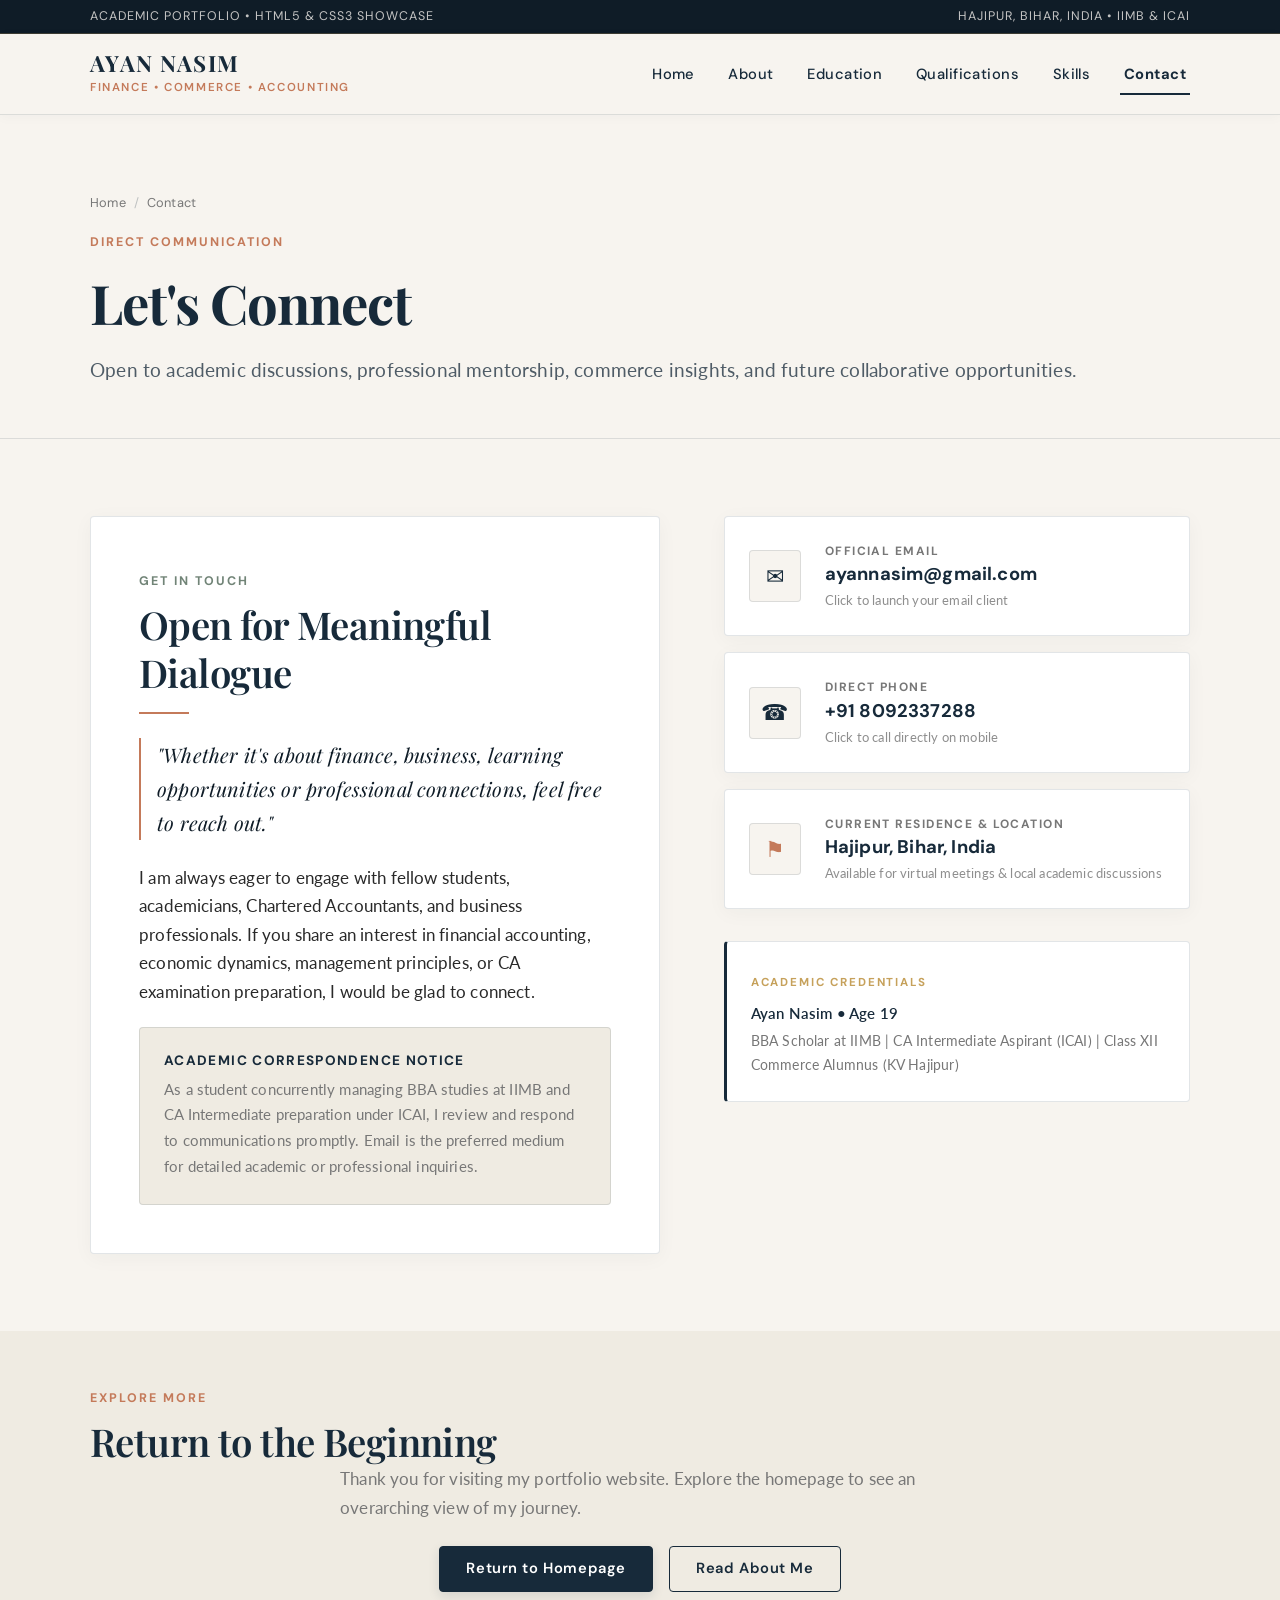
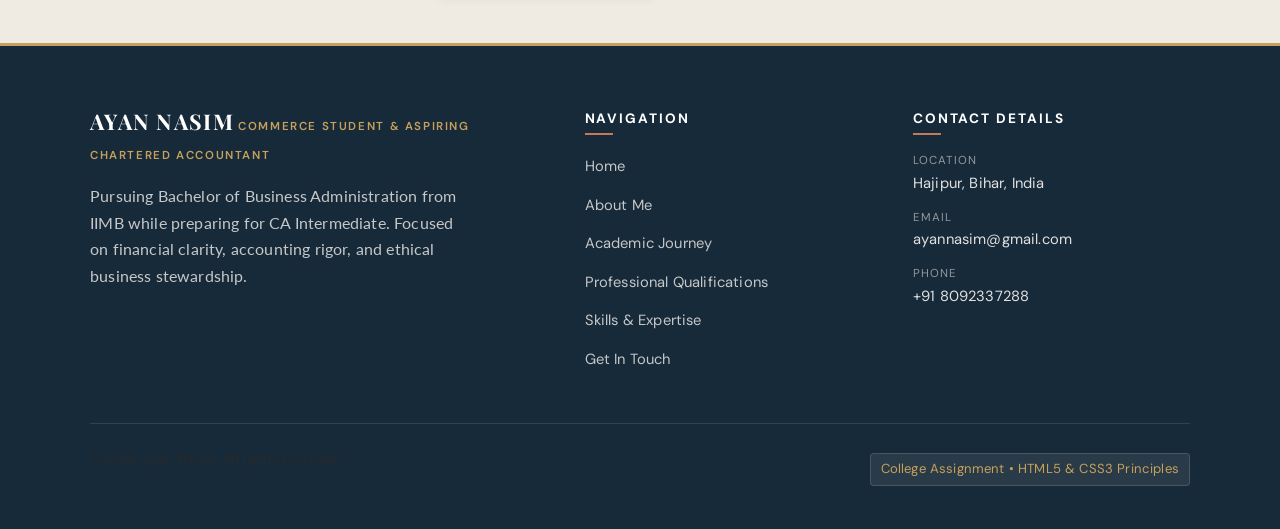
<file: contact.html>
<!DOCTYPE html>
<html lang="en">
<head>
  <meta charset="UTF-8">
  <meta name="viewport" content="width=device-width, initial-scale=1.0">
  <meta name="description" content="Contact Ayan Nasim — Connect via email (ayannasim@gmail.com) or phone (+91 8092337288). Based in Hajipur, Bihar, India.">
  <title>Contact | Ayan Nasim — Let's Connect</title>
  <link rel="stylesheet" href="style.css">
</head>
<body>
  <!-- Accessible Skip Link -->
  <a href="#main-content" class="skip-link">Skip to main content</a>

  <!-- Top Academic Context Ribbon -->
  <div class="top-notice-bar">
    <div class="container top-notice-content">
      <span>Academic Portfolio &bull; HTML5 &amp; CSS3 Showcase</span>
      <span>Hajipur, Bihar, India &bull; IIMB &amp; ICAI</span>
    </div>
  </div>

  <!-- Main Sticky Header & Navigation -->
  <header class="site-header">
    <div class="container nav-container">
      <a href="index.html" class="brand" aria-label="Ayan Nasim - Homepage">
        <span class="brand-name">Ayan Nasim</span>
        <span class="brand-tagline">Finance &bull; Commerce &bull; Accounting</span>
      </a>

      <!-- Pure CSS Responsive Navigation -->
      <input type="checkbox" id="nav-toggle" class="nav-toggle" aria-label="Toggle navigation menu">
      <label for="nav-toggle" class="nav-toggle-label" aria-hidden="true">
        <span></span>
      </label>

      <nav class="nav-menu" aria-label="Primary navigation">
        <a href="index.html" class="nav-link">Home</a>
        <a href="about.html" class="nav-link">About</a>
        <a href="education.html" class="nav-link">Education</a>
        <a href="qualifications.html" class="nav-link">Qualifications</a>
        <a href="skills.html" class="nav-link">Skills</a>
        <a href="contact.html" class="nav-link active" aria-current="page">Contact</a>
      </nav>
    </div>
  </header>

  <main id="main-content">
    <!-- Page Hero Header -->
    <section class="page-header" aria-label="Page Introduction">
      <div class="container">
        <nav class="breadcrumb" aria-label="Breadcrumb">
          <a href="index.html">Home</a>
          <span class="breadcrumb-separator">/</span>
          <span aria-current="page">Contact</span>
        </nav>
        <span class="kicker terracotta">Direct Communication</span>
        <h1>Let's Connect</h1>
        <p class="lead">
          Open to academic discussions, professional mentorship, commerce insights, and future collaborative opportunities.
        </p>
      </div>
    </section>

    <!-- Contact Information Section -->
    <section class="section" aria-label="Contact Information and Channels">
      <div class="container">
        <div class="contact-grid">
          <!-- Left Column: Welcoming Message & Context -->
          <div class="contact-welcome-box">
            <span class="kicker sage">Get In Touch</span>
            <h2>Open for Meaningful Dialogue</h2>
            <hr class="divider-accent">

            <!-- Prompt Required Welcoming Statement -->
            <p class="contact-statement">
              "Whether it's about finance, business, learning opportunities or professional connections, feel free to reach out."
            </p>

            <p>
              I am always eager to engage with fellow students, academicians, Chartered Accountants, and business professionals. If you share an interest in financial accounting, economic dynamics, management principles, or CA examination preparation, I would be glad to connect.
            </p>

            <div class="contact-info-panel">
              <h4>Academic Correspondence Notice</h4>
              <p>
                As a student concurrently managing BBA studies at IIMB and CA Intermediate preparation under ICAI, I review and respond to communications promptly. Email is the preferred medium for detailed academic or professional inquiries.
              </p>
            </div>
          </div>

          <!-- Right Column: Direct Contact Method Cards -->
          <div class="contact-methods-stack">
            <!-- Email Method Card (Clickable mailto:) -->
            <a href="mailto:ayannasim@gmail.com" class="contact-card" aria-label="Send an email to Ayan Nasim">
              <div class="contact-card-icon" aria-hidden="true">&#9993;</div>
              <div class="contact-card-content">
                <span class="contact-card-label">Official Email</span>
                <span class="contact-card-value">ayannasim@gmail.com</span>
                <span class="contact-card-hint">Click to launch your email client</span>
              </div>
            </a>

            <!-- Phone Method Card (Clickable tel:) -->
            <a href="tel:8092337288" class="contact-card" aria-label="Call Ayan Nasim at 8092337288">
              <div class="contact-card-icon" aria-hidden="true">&#9742;</div>
              <div class="contact-card-content">
                <span class="contact-card-label">Direct Phone</span>
                <span class="contact-card-value">+91 8092337288</span>
                <span class="contact-card-hint">Click to call directly on mobile</span>
              </div>
            </a>

            <!-- Location Card -->
            <div class="contact-card" style="cursor: default;">
              <div class="contact-card-icon" aria-hidden="true" style="color: var(--color-accent-terracotta);">&#9873;</div>
              <div class="contact-card-content">
                <span class="contact-card-label">Current Residence &amp; Location</span>
                <span class="contact-card-value">Hajipur, Bihar, India</span>
                <span class="contact-card-hint">Available for virtual meetings &amp; local academic discussions</span>
              </div>
            </div>

            <!-- Profile Summary Ribbon Card -->
            <div class="contact-info-panel" style="background-color: var(--color-white); border-left: 3px solid var(--color-primary-navy);">
              <span class="kicker gold" style="font-size: 0.72rem;">Academic Credentials</span>
              <p style="font-weight: 600; color: var(--color-primary-navy); margin-bottom: 2px;">
                Ayan Nasim &bull; Age 19
              </p>
              <p style="font-size: 0.88rem; color: var(--color-text-secondary);">
                BBA Scholar at IIMB | CA Intermediate Aspirant (ICAI) | Class XII Commerce Alumnus (KV Hajipur)
              </p>
            </div>
          </div>
        </div>
      </div>
    </section>

    <!-- Return Home Callout -->
    <section class="section-sm bg-warm" aria-label="Return Navigation">
      <div class="container text-center">
        <span class="kicker terracotta">Explore More</span>
        <h2>Return to the Beginning</h2>
        <p class="text-secondary" style="max-width: 600px; margin: 0 auto 1.5rem auto;">
          Thank you for visiting my portfolio website. Explore the homepage to see an overarching view of my journey.
        </p>
        <div class="btn-group" style="justify-content: center;">
          <a href="index.html" class="btn btn-primary">Return to Homepage</a>
          <a href="about.html" class="btn btn-secondary">Read About Me</a>
        </div>
      </div>
    </section>
  </main>

  <!-- Global Footer -->
  <footer class="site-footer">
    <div class="container">
      <div class="footer-grid">
        <div class="footer-brand">
          <span class="brand-name">Ayan Nasim</span>
          <span class="brand-tagline">Commerce Student &amp; Aspiring Chartered Accountant</span>
          <p class="footer-bio">
            Pursuing Bachelor of Business Administration from IIMB while preparing for CA Intermediate. Focused on financial clarity, accounting rigor, and ethical business stewardship.
          </p>
        </div>

        <div class="footer-col">
          <h4>Navigation</h4>
          <ul class="footer-links">
            <li><a href="index.html">Home</a></li>
            <li><a href="about.html">About Me</a></li>
            <li><a href="education.html">Academic Journey</a></li>
            <li><a href="qualifications.html">Professional Qualifications</a></li>
            <li><a href="skills.html">Skills &amp; Expertise</a></li>
            <li><a href="contact.html">Get In Touch</a></li>
          </ul>
        </div>

        <div class="footer-col">
          <h4>Contact Details</h4>
          <div class="footer-contact-snippet">
            <div class="footer-contact-item">
              <span>Location</span>
              <p>Hajipur, Bihar, India</p>
            </div>
            <div class="footer-contact-item">
              <span>Email</span>
              <a href="mailto:ayannasim@gmail.com">ayannasim@gmail.com</a>
            </div>
            <div class="footer-contact-item">
              <span>Phone</span>
              <a href="tel:8092337288">+91 8092337288</a>
            </div>
          </div>
        </div>
      </div>

      <div class="footer-bottom">
        <p>&copy; 2026 Ayan Nasim. All rights reserved.</p>
        <div class="footer-academic-badge">
          <span>College Assignment &bull; HTML5 &amp; CSS3 Principles</span>
        </div>
      </div>
    </div>
  </footer>
</body>
</html>
</file>
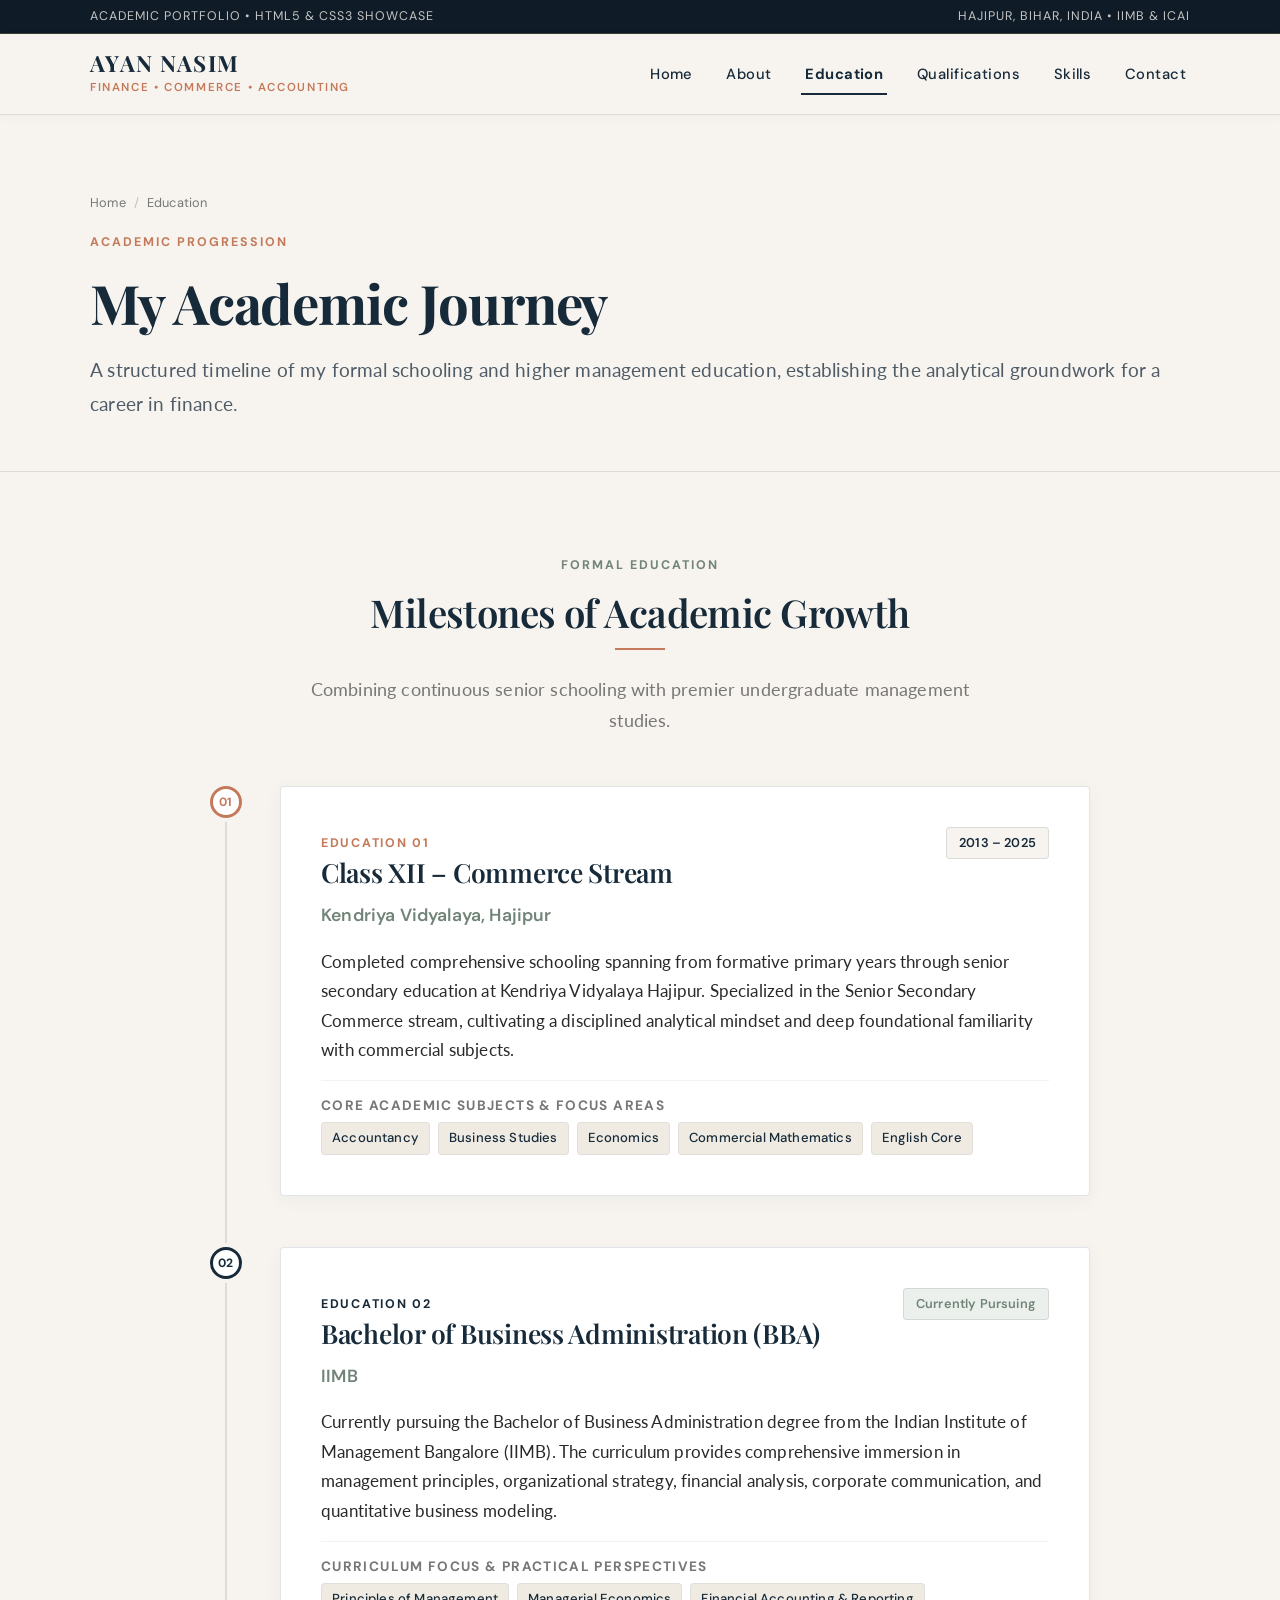
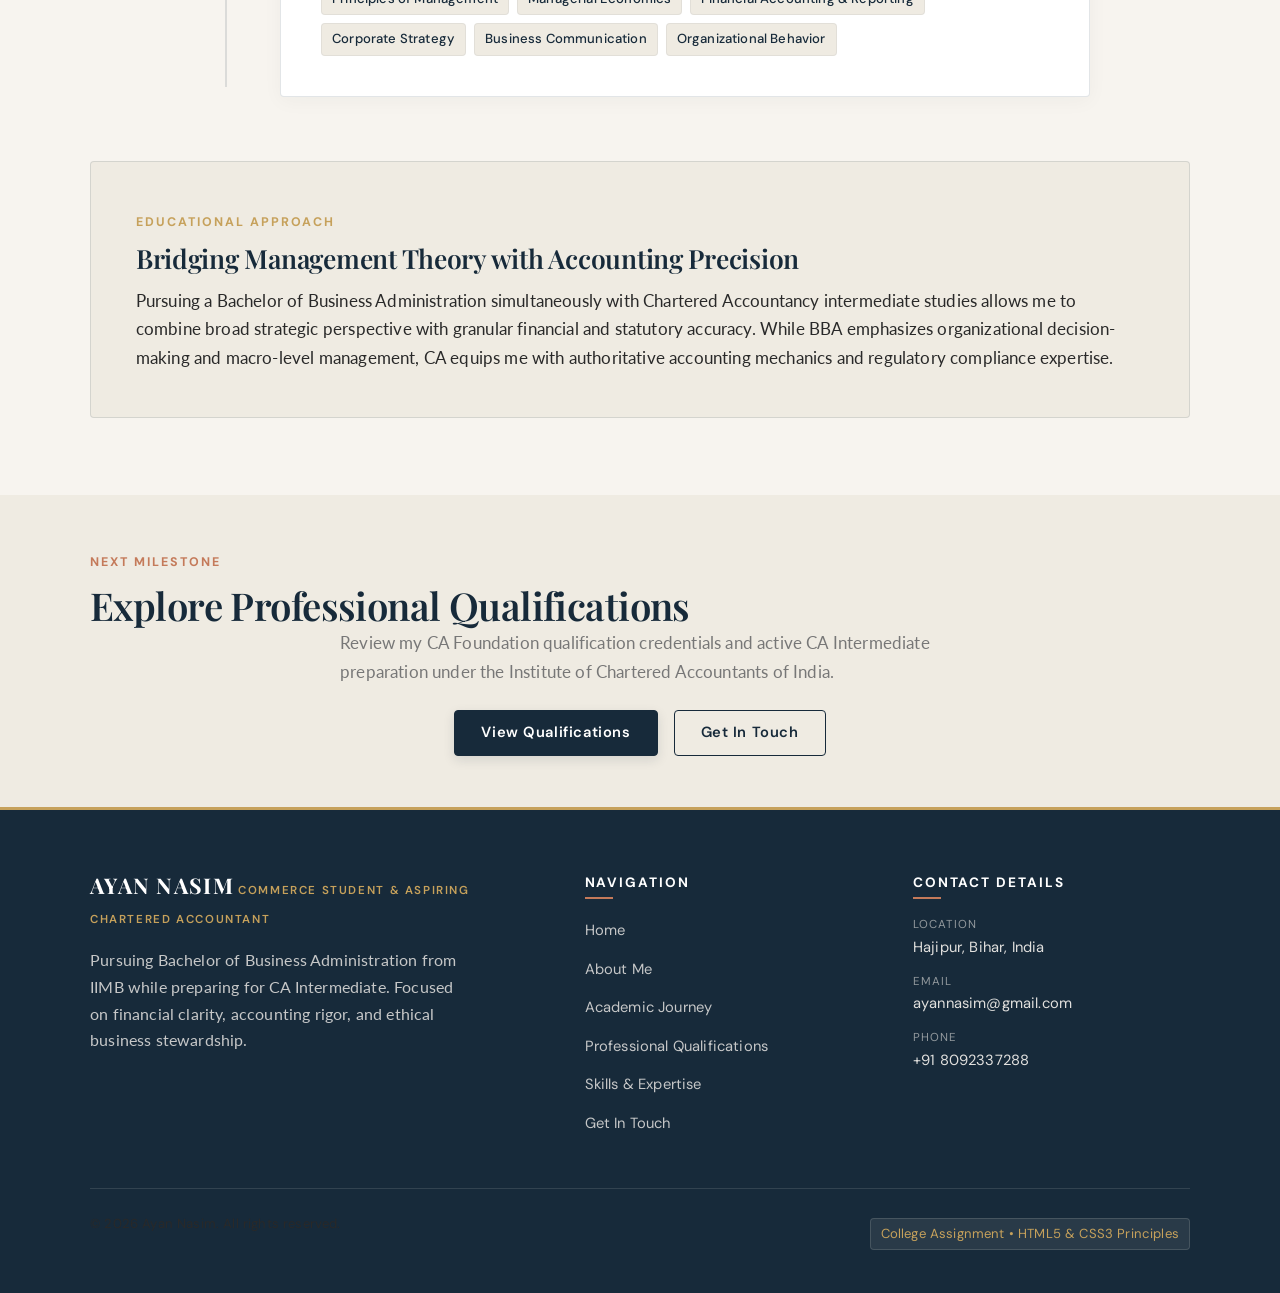
<file: education.html>
<!DOCTYPE html>
<html lang="en">
<head>
  <meta charset="UTF-8">
  <meta name="viewport" content="width=device-width, initial-scale=1.0">
  <meta name="description" content="Education timeline of Ayan Nasim — BBA student at IIMB and alumnus of Kendriya Vidyalaya Hajipur (Commerce Stream).">
  <title>Education | Ayan Nasim — Academic Journey</title>
  <link rel="stylesheet" href="style.css">
</head>
<body>
  <!-- Accessible Skip Link -->
  <a href="#main-content" class="skip-link">Skip to main content</a>

  <!-- Top Academic Context Ribbon -->
  <div class="top-notice-bar">
    <div class="container top-notice-content">
      <span>Academic Portfolio &bull; HTML5 &amp; CSS3 Showcase</span>
      <span>Hajipur, Bihar, India &bull; IIMB &amp; ICAI</span>
    </div>
  </div>

  <!-- Main Sticky Header & Navigation -->
  <header class="site-header">
    <div class="container nav-container">
      <a href="index.html" class="brand" aria-label="Ayan Nasim - Homepage">
        <span class="brand-name">Ayan Nasim</span>
        <span class="brand-tagline">Finance &bull; Commerce &bull; Accounting</span>
      </a>

      <!-- Pure CSS Responsive Navigation -->
      <input type="checkbox" id="nav-toggle" class="nav-toggle" aria-label="Toggle navigation menu">
      <label for="nav-toggle" class="nav-toggle-label" aria-hidden="true">
        <span></span>
      </label>

      <nav class="nav-menu" aria-label="Primary navigation">
        <a href="index.html" class="nav-link">Home</a>
        <a href="about.html" class="nav-link">About</a>
        <a href="education.html" class="nav-link active" aria-current="page">Education</a>
        <a href="qualifications.html" class="nav-link">Qualifications</a>
        <a href="skills.html" class="nav-link">Skills</a>
        <a href="contact.html" class="nav-link">Contact</a>
      </nav>
    </div>
  </header>

  <main id="main-content">
    <!-- Page Hero Header -->
    <section class="page-header" aria-label="Page Introduction">
      <div class="container">
        <nav class="breadcrumb" aria-label="Breadcrumb">
          <a href="index.html">Home</a>
          <span class="breadcrumb-separator">/</span>
          <span aria-current="page">Education</span>
        </nav>
        <span class="kicker terracotta">Academic Progression</span>
        <h1>My Academic Journey</h1>
        <p class="lead">
          A structured timeline of my formal schooling and higher management education, establishing the analytical groundwork for a career in finance.
        </p>
      </div>
    </section>

    <!-- Education Timeline Section -->
    <section class="section" aria-label="Education Milestones Timeline">
      <div class="container">
        <div class="section-header text-center">
          <span class="kicker sage">Formal Education</span>
          <h2>Milestones of Academic Growth</h2>
          <hr class="divider-accent">
          <p>
            Combining continuous senior schooling with premier undergraduate management studies.
          </p>
        </div>

        <div class="timeline-wrapper">
          <!-- EDUCATION 01 -->
          <div class="timeline-item">
            <div class="timeline-marker" aria-hidden="true">
              <span style="font-family: var(--font-ui); font-size: 0.75rem; font-weight: 700; color: var(--color-accent-terracotta);">01</span>
            </div>

            <article class="timeline-card">
              <div class="timeline-header">
                <div>
                  <span class="timeline-index">EDUCATION 01</span>
                  <h3>Class XII – Commerce Stream</h3>
                </div>
                <span class="timeline-date-pill">2013 – 2025</span>
              </div>

              <p class="timeline-institution">Kendriya Vidyalaya, Hajipur</p>

              <p class="timeline-details">
                Completed comprehensive schooling spanning from formative primary years through senior secondary education at Kendriya Vidyalaya Hajipur. Specialized in the Senior Secondary Commerce stream, cultivating a disciplined analytical mindset and deep foundational familiarity with commercial subjects.
              </p>

              <div class="timeline-highlights">
                <h4>Core Academic Subjects &amp; Focus Areas</h4>
                <div class="highlight-tags">
                  <span class="tag">Accountancy</span>
                  <span class="tag">Business Studies</span>
                  <span class="tag">Economics</span>
                  <span class="tag">Commercial Mathematics</span>
                  <span class="tag">English Core</span>
                </div>
              </div>
            </article>
          </div>

          <!-- EDUCATION 02 -->
          <div class="timeline-item">
            <div class="timeline-marker" aria-hidden="true">
              <span style="font-family: var(--font-ui); font-size: 0.75rem; font-weight: 700; color: var(--color-primary-navy);">02</span>
            </div>

            <article class="timeline-card">
              <div class="timeline-header">
                <div>
                  <span class="timeline-index" style="color: var(--color-primary-navy);">EDUCATION 02</span>
                  <h3>Bachelor of Business Administration (BBA)</h3>
                </div>
                <span class="timeline-date-pill" style="background-color: var(--color-sage-light); color: var(--color-accent-sage);">Currently Pursuing</span>
              </div>

              <p class="timeline-institution">IIMB</p>

              <p class="timeline-details">
                Currently pursuing the Bachelor of Business Administration degree from the Indian Institute of Management Bangalore (IIMB). The curriculum provides comprehensive immersion in management principles, organizational strategy, financial analysis, corporate communication, and quantitative business modeling.
              </p>

              <div class="timeline-highlights">
                <h4>Curriculum Focus &amp; Practical Perspectives</h4>
                <div class="highlight-tags">
                  <span class="tag">Principles of Management</span>
                  <span class="tag">Managerial Economics</span>
                  <span class="tag">Financial Accounting &amp; Reporting</span>
                  <span class="tag">Corporate Strategy</span>
                  <span class="tag">Business Communication</span>
                  <span class="tag">Organizational Behavior</span>
                </div>
              </div>
            </article>
          </div>
        </div>

        <!-- Academic Synergy Callout Section -->
        <div class="icai-context-panel" style="margin-top: 4rem;">
          <span class="kicker gold">Educational Approach</span>
          <h3>Bridging Management Theory with Accounting Precision</h3>
          <p>
            Pursuing a Bachelor of Business Administration simultaneously with Chartered Accountancy intermediate studies allows me to combine broad strategic perspective with granular financial and statutory accuracy. While BBA emphasizes organizational decision-making and macro-level management, CA equips me with authoritative accounting mechanics and regulatory compliance expertise.
          </p>
        </div>
      </div>
    </section>

    <!-- Bottom Connect Callout -->
    <section class="section-sm bg-warm" aria-label="Professional Qualifications Callout">
      <div class="container text-center">
        <span class="kicker terracotta">Next Milestone</span>
        <h2>Explore Professional Qualifications</h2>
        <p class="text-secondary" style="max-width: 600px; margin: 0 auto 1.5rem auto;">
          Review my CA Foundation qualification credentials and active CA Intermediate preparation under the Institute of Chartered Accountants of India.
        </p>
        <div class="btn-group" style="justify-content: center;">
          <a href="qualifications.html" class="btn btn-primary">View Qualifications</a>
          <a href="contact.html" class="btn btn-secondary">Get In Touch</a>
        </div>
      </div>
    </section>
  </main>

  <!-- Global Footer -->
  <footer class="site-footer">
    <div class="container">
      <div class="footer-grid">
        <div class="footer-brand">
          <span class="brand-name">Ayan Nasim</span>
          <span class="brand-tagline">Commerce Student &amp; Aspiring Chartered Accountant</span>
          <p class="footer-bio">
            Pursuing Bachelor of Business Administration from IIMB while preparing for CA Intermediate. Focused on financial clarity, accounting rigor, and ethical business stewardship.
          </p>
        </div>

        <div class="footer-col">
          <h4>Navigation</h4>
          <ul class="footer-links">
            <li><a href="index.html">Home</a></li>
            <li><a href="about.html">About Me</a></li>
            <li><a href="education.html">Academic Journey</a></li>
            <li><a href="qualifications.html">Professional Qualifications</a></li>
            <li><a href="skills.html">Skills &amp; Expertise</a></li>
            <li><a href="contact.html">Get In Touch</a></li>
          </ul>
        </div>

        <div class="footer-col">
          <h4>Contact Details</h4>
          <div class="footer-contact-snippet">
            <div class="footer-contact-item">
              <span>Location</span>
              <p>Hajipur, Bihar, India</p>
            </div>
            <div class="footer-contact-item">
              <span>Email</span>
              <a href="mailto:ayannasim@gmail.com">ayannasim@gmail.com</a>
            </div>
            <div class="footer-contact-item">
              <span>Phone</span>
              <a href="tel:8092337288">+91 8092337288</a>
            </div>
          </div>
        </div>
      </div>

      <div class="footer-bottom">
        <p>&copy; 2026 Ayan Nasim. All rights reserved.</p>
        <div class="footer-academic-badge">
          <span>College Assignment &bull; HTML5 &amp; CSS3 Principles</span>
        </div>
      </div>
    </div>
  </footer>
</body>
</html>
</file>
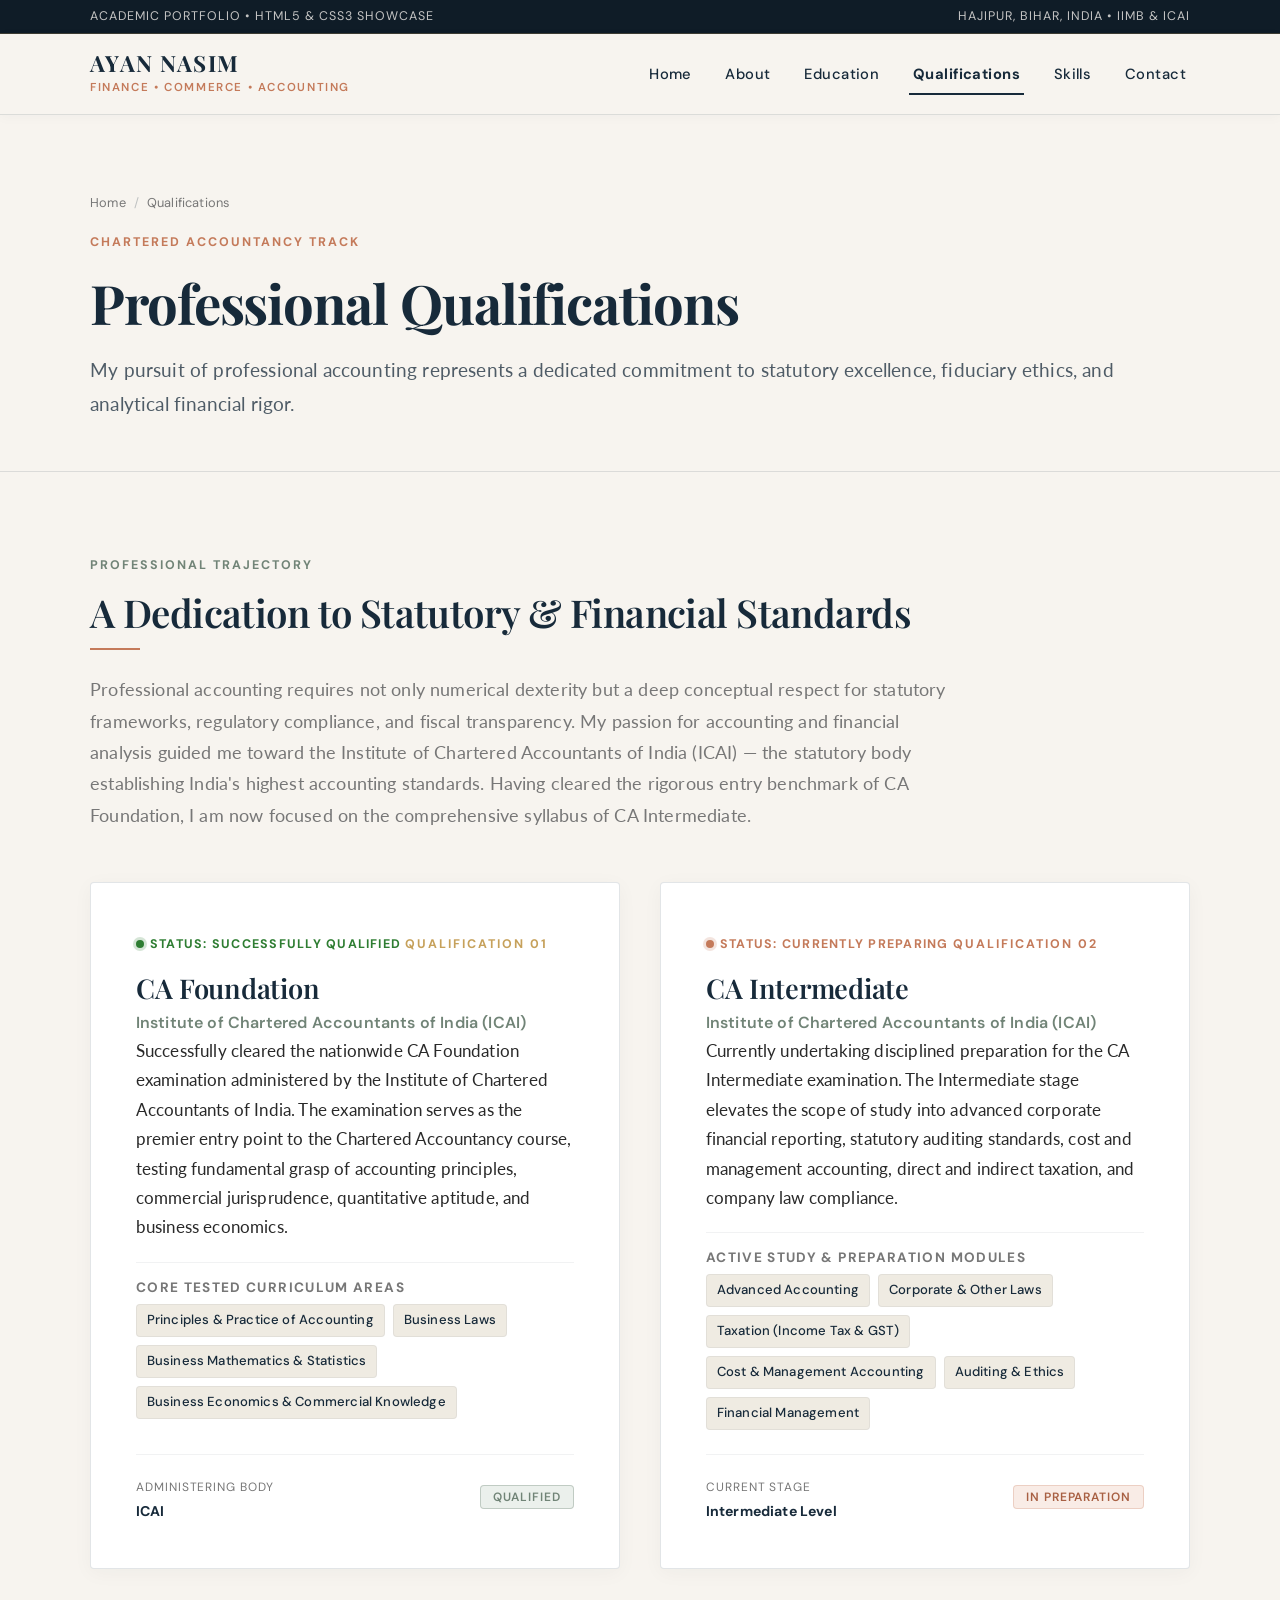
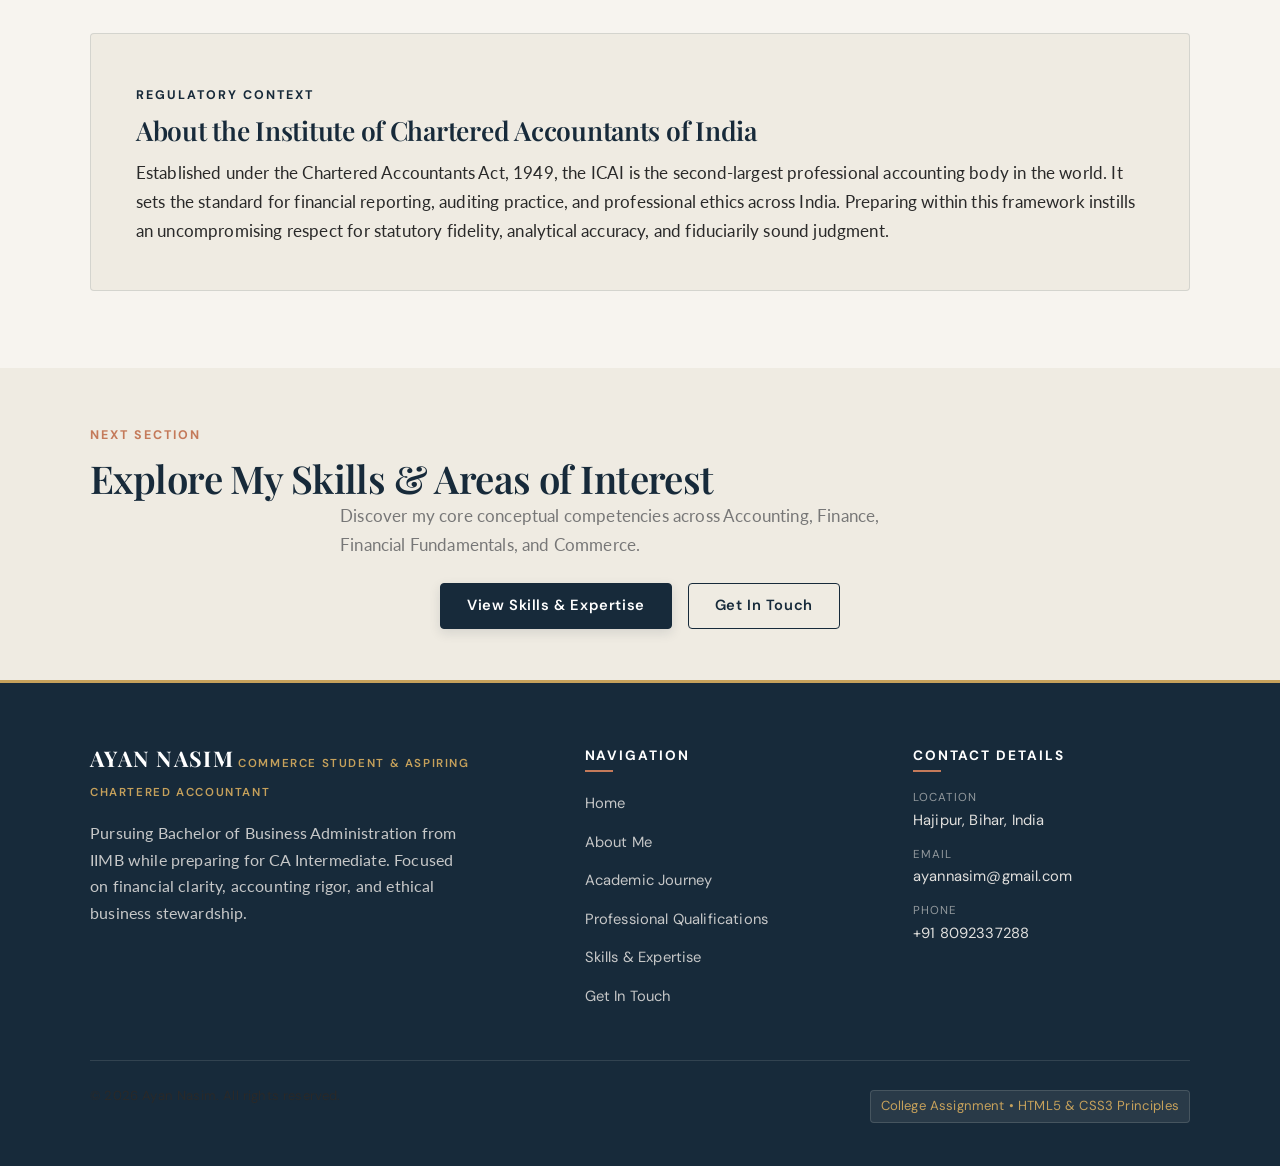
<file: qualifications.html>
<!DOCTYPE html>
<html lang="en">
<head>
  <meta charset="UTF-8">
  <meta name="viewport" content="width=device-width, initial-scale=1.0">
  <meta name="description" content="Professional qualifications of Ayan Nasim — CA Foundation Qualified under ICAI and actively preparing for CA Intermediate.">
  <title>Qualifications | Ayan Nasim — Professional Qualifications</title>
  <link rel="stylesheet" href="style.css">
</head>
<body>
  <!-- Accessible Skip Link -->
  <a href="#main-content" class="skip-link">Skip to main content</a>

  <!-- Top Academic Context Ribbon -->
  <div class="top-notice-bar">
    <div class="container top-notice-content">
      <span>Academic Portfolio &bull; HTML5 &amp; CSS3 Showcase</span>
      <span>Hajipur, Bihar, India &bull; IIMB &amp; ICAI</span>
    </div>
  </div>

  <!-- Main Sticky Header & Navigation -->
  <header class="site-header">
    <div class="container nav-container">
      <a href="index.html" class="brand" aria-label="Ayan Nasim - Homepage">
        <span class="brand-name">Ayan Nasim</span>
        <span class="brand-tagline">Finance &bull; Commerce &bull; Accounting</span>
      </a>

      <!-- Pure CSS Responsive Navigation -->
      <input type="checkbox" id="nav-toggle" class="nav-toggle" aria-label="Toggle navigation menu">
      <label for="nav-toggle" class="nav-toggle-label" aria-hidden="true">
        <span></span>
      </label>

      <nav class="nav-menu" aria-label="Primary navigation">
        <a href="index.html" class="nav-link">Home</a>
        <a href="about.html" class="nav-link">About</a>
        <a href="education.html" class="nav-link">Education</a>
        <a href="qualifications.html" class="nav-link active" aria-current="page">Qualifications</a>
        <a href="skills.html" class="nav-link">Skills</a>
        <a href="contact.html" class="nav-link">Contact</a>
      </nav>
    </div>
  </header>

  <main id="main-content">
    <!-- Page Hero Header -->
    <section class="page-header" aria-label="Page Introduction">
      <div class="container">
        <nav class="breadcrumb" aria-label="Breadcrumb">
          <a href="index.html">Home</a>
          <span class="breadcrumb-separator">/</span>
          <span aria-current="page">Qualifications</span>
        </nav>
        <span class="kicker terracotta">Chartered Accountancy Track</span>
        <h1>Professional Qualifications</h1>
        <p class="lead">
          My pursuit of professional accounting represents a dedicated commitment to statutory excellence, fiduciary ethics, and analytical financial rigor.
        </p>
      </div>
    </section>

    <!-- Qualifications Section -->
    <section class="section" aria-label="Chartered Accountancy Qualifications">
      <div class="container">
        <!-- Introduction paragraph about interest in professional accounting -->
        <div class="section-header">
          <span class="kicker sage">Professional Trajectory</span>
          <h2>A Dedication to Statutory &amp; Financial Standards</h2>
          <hr class="divider-accent">
          <p class="lead" style="max-width: 860px;">
            Professional accounting requires not only numerical dexterity but a deep conceptual respect for statutory frameworks, regulatory compliance, and fiscal transparency. My passion for accounting and financial analysis guided me toward the Institute of Chartered Accountants of India (ICAI) — the statutory body establishing India's highest accounting standards. Having cleared the rigorous entry benchmark of CA Foundation, I am now focused on the comprehensive syllabus of CA Intermediate.
          </p>
        </div>

        <!-- Two Primary Qualifications Grid -->
        <div class="qualifications-grid">
          <!-- QUALIFICATION 01: CA Foundation -->
          <article class="qualification-card">
            <div>
              <div class="qual-status-ribbon qual-qualified">
                <span class="qual-status-dot"></span>
                <span style="color: #2E7D32;">Status: Successfully Qualified</span>
              </div>
              <span class="kicker gold">QUALIFICATION 01</span>
              <h3>CA Foundation</h3>
              <p class="qual-institution">Institute of Chartered Accountants of India (ICAI)</p>
            </div>

            <div class="qual-body">
              <p>
                Successfully cleared the nationwide CA Foundation examination administered by the Institute of Chartered Accountants of India. The examination serves as the premier entry point to the Chartered Accountancy course, testing fundamental grasp of accounting principles, commercial jurisprudence, quantitative aptitude, and business economics.
              </p>
              <div class="timeline-highlights">
                <h4>Core Tested Curriculum Areas</h4>
                <div class="highlight-tags">
                  <span class="tag">Principles &amp; Practice of Accounting</span>
                  <span class="tag">Business Laws</span>
                  <span class="tag">Business Mathematics &amp; Statistics</span>
                  <span class="tag">Business Economics &amp; Commercial Knowledge</span>
                </div>
              </div>
            </div>

            <div class="qual-footer">
              <div>
                <span class="qual-badge-label">Administering Body</span>
                <p class="qual-badge-value">ICAI</p>
              </div>
              <span class="badge badge-sage">Qualified</span>
            </div>
          </article>

          <!-- QUALIFICATION 02: CA Intermediate -->
          <article class="qualification-card">
            <div>
              <div class="qual-status-ribbon qual-preparing">
                <span class="qual-status-dot"></span>
                <span style="color: var(--color-accent-terracotta);">Status: Currently Preparing</span>
              </div>
              <span class="kicker terracotta">QUALIFICATION 02</span>
              <h3>CA Intermediate</h3>
              <p class="qual-institution">Institute of Chartered Accountants of India (ICAI)</p>
            </div>

            <div class="qual-body">
              <p>
                Currently undertaking disciplined preparation for the CA Intermediate examination. The Intermediate stage elevates the scope of study into advanced corporate financial reporting, statutory auditing standards, cost and management accounting, direct and indirect taxation, and company law compliance.
              </p>
              <div class="timeline-highlights">
                <h4>Active Study &amp; Preparation Modules</h4>
                <div class="highlight-tags">
                  <span class="tag">Advanced Accounting</span>
                  <span class="tag">Corporate &amp; Other Laws</span>
                  <span class="tag">Taxation (Income Tax &amp; GST)</span>
                  <span class="tag">Cost &amp; Management Accounting</span>
                  <span class="tag">Auditing &amp; Ethics</span>
                  <span class="tag">Financial Management</span>
                </div>
              </div>
            </div>

            <div class="qual-footer">
              <div>
                <span class="qual-badge-label">Current Stage</span>
                <p class="qual-badge-value">Intermediate Level</p>
              </div>
              <span class="badge badge-terracotta">In Preparation</span>
            </div>
          </article>
        </div>

        <!-- Institutional Overview Panel -->
        <div class="icai-context-panel">
          <span class="kicker navy">Regulatory Context</span>
          <h3>About the Institute of Chartered Accountants of India</h3>
          <p>
            Established under the Chartered Accountants Act, 1949, the ICAI is the second-largest professional accounting body in the world. It sets the standard for financial reporting, auditing practice, and professional ethics across India. Preparing within this framework instills an uncompromising respect for statutory fidelity, analytical accuracy, and fiduciarily sound judgment.
          </p>
        </div>
      </div>
    </section>

    <!-- Bottom Connect Callout -->
    <section class="section-sm bg-warm" aria-label="Skills & Expertise Callout">
      <div class="container text-center">
        <span class="kicker terracotta">Next Section</span>
        <h2>Explore My Skills &amp; Areas of Interest</h2>
        <p class="text-secondary" style="max-width: 600px; margin: 0 auto 1.5rem auto;">
          Discover my core conceptual competencies across Accounting, Finance, Financial Fundamentals, and Commerce.
        </p>
        <div class="btn-group" style="justify-content: center;">
          <a href="skills.html" class="btn btn-primary">View Skills &amp; Expertise</a>
          <a href="contact.html" class="btn btn-secondary">Get In Touch</a>
        </div>
      </div>
    </section>
  </main>

  <!-- Global Footer -->
  <footer class="site-footer">
    <div class="container">
      <div class="footer-grid">
        <div class="footer-brand">
          <span class="brand-name">Ayan Nasim</span>
          <span class="brand-tagline">Commerce Student &amp; Aspiring Chartered Accountant</span>
          <p class="footer-bio">
            Pursuing Bachelor of Business Administration from IIMB while preparing for CA Intermediate. Focused on financial clarity, accounting rigor, and ethical business stewardship.
          </p>
        </div>

        <div class="footer-col">
          <h4>Navigation</h4>
          <ul class="footer-links">
            <li><a href="index.html">Home</a></li>
            <li><a href="about.html">About Me</a></li>
            <li><a href="education.html">Academic Journey</a></li>
            <li><a href="qualifications.html">Professional Qualifications</a></li>
            <li><a href="skills.html">Skills &amp; Expertise</a></li>
            <li><a href="contact.html">Get In Touch</a></li>
          </ul>
        </div>

        <div class="footer-col">
          <h4>Contact Details</h4>
          <div class="footer-contact-snippet">
            <div class="footer-contact-item">
              <span>Location</span>
              <p>Hajipur, Bihar, India</p>
            </div>
            <div class="footer-contact-item">
              <span>Email</span>
              <a href="mailto:ayannasim@gmail.com">ayannasim@gmail.com</a>
            </div>
            <div class="footer-contact-item">
              <span>Phone</span>
              <a href="tel:8092337288">+91 8092337288</a>
            </div>
          </div>
        </div>
      </div>

      <div class="footer-bottom">
        <p>&copy; 2026 Ayan Nasim. All rights reserved.</p>
        <div class="footer-academic-badge">
          <span>College Assignment &bull; HTML5 &amp; CSS3 Principles</span>
        </div>
      </div>
    </div>
  </footer>
</body>
</html>
</file>
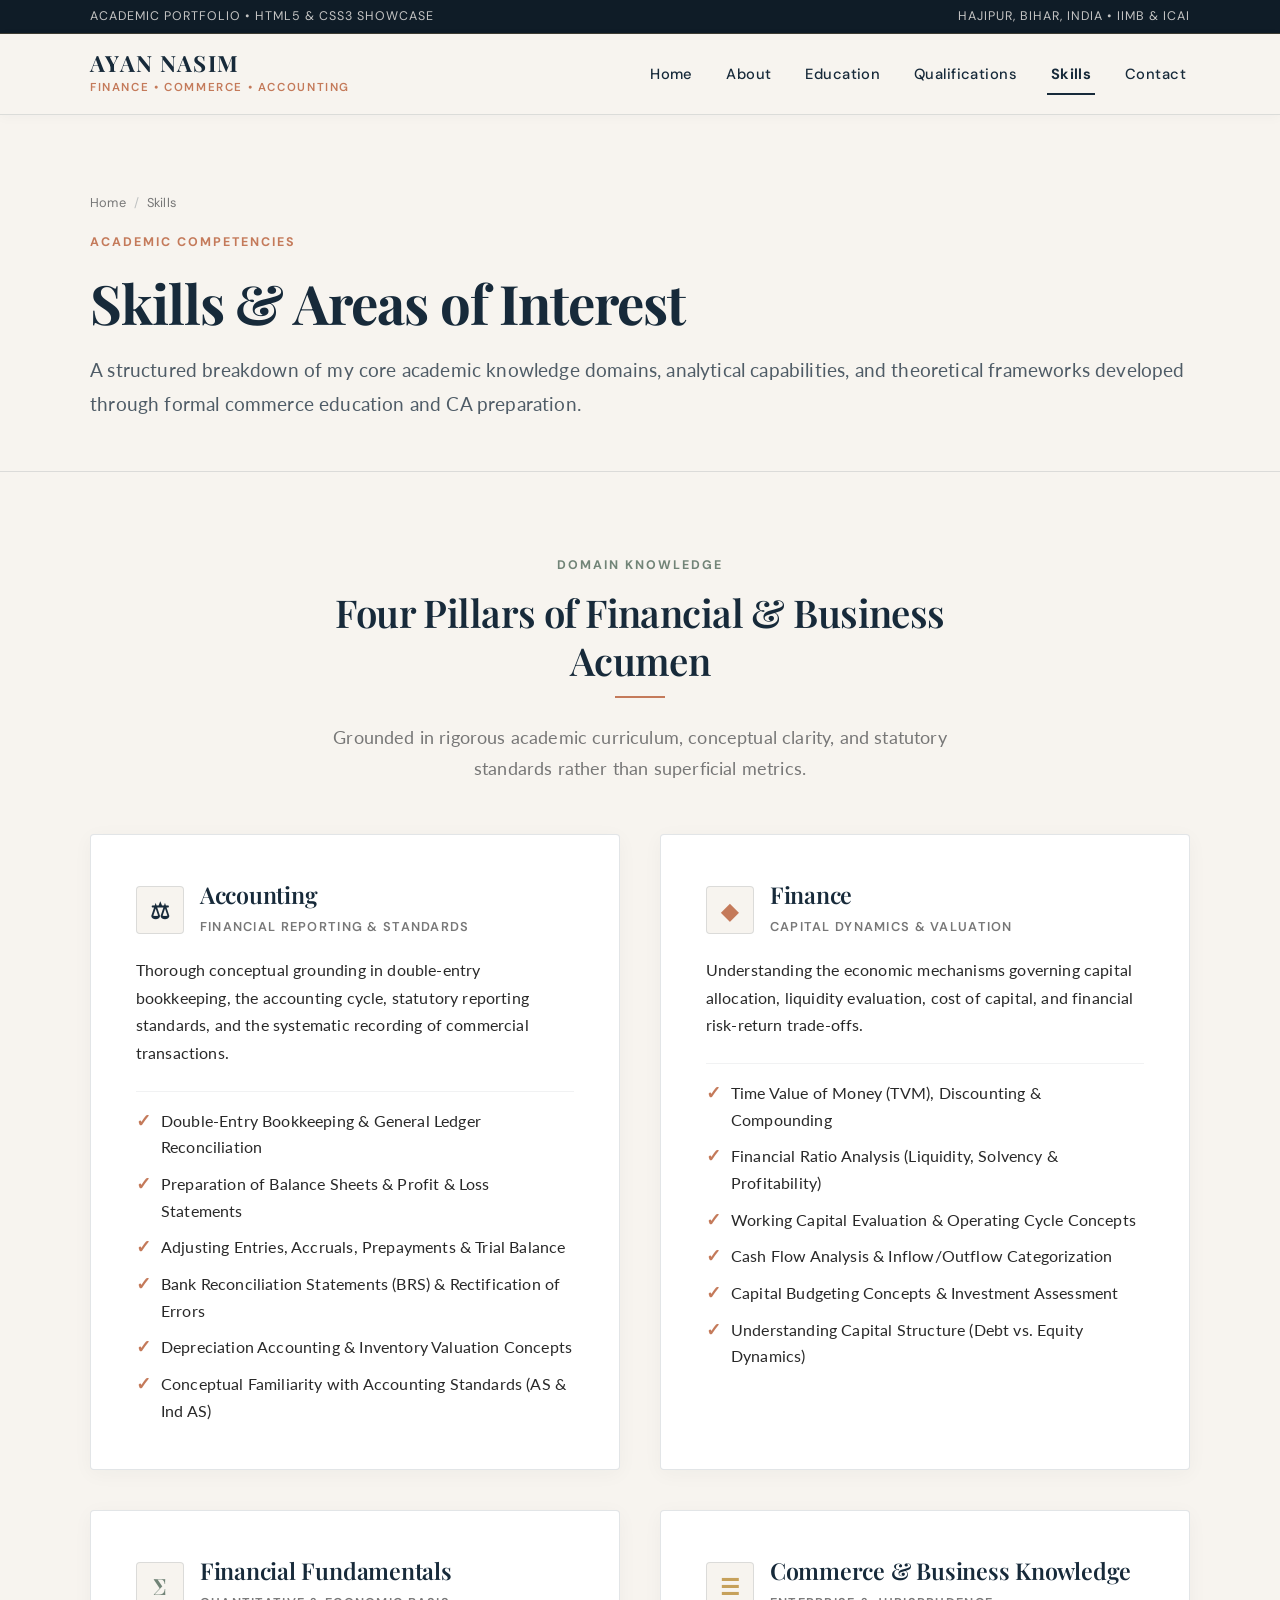
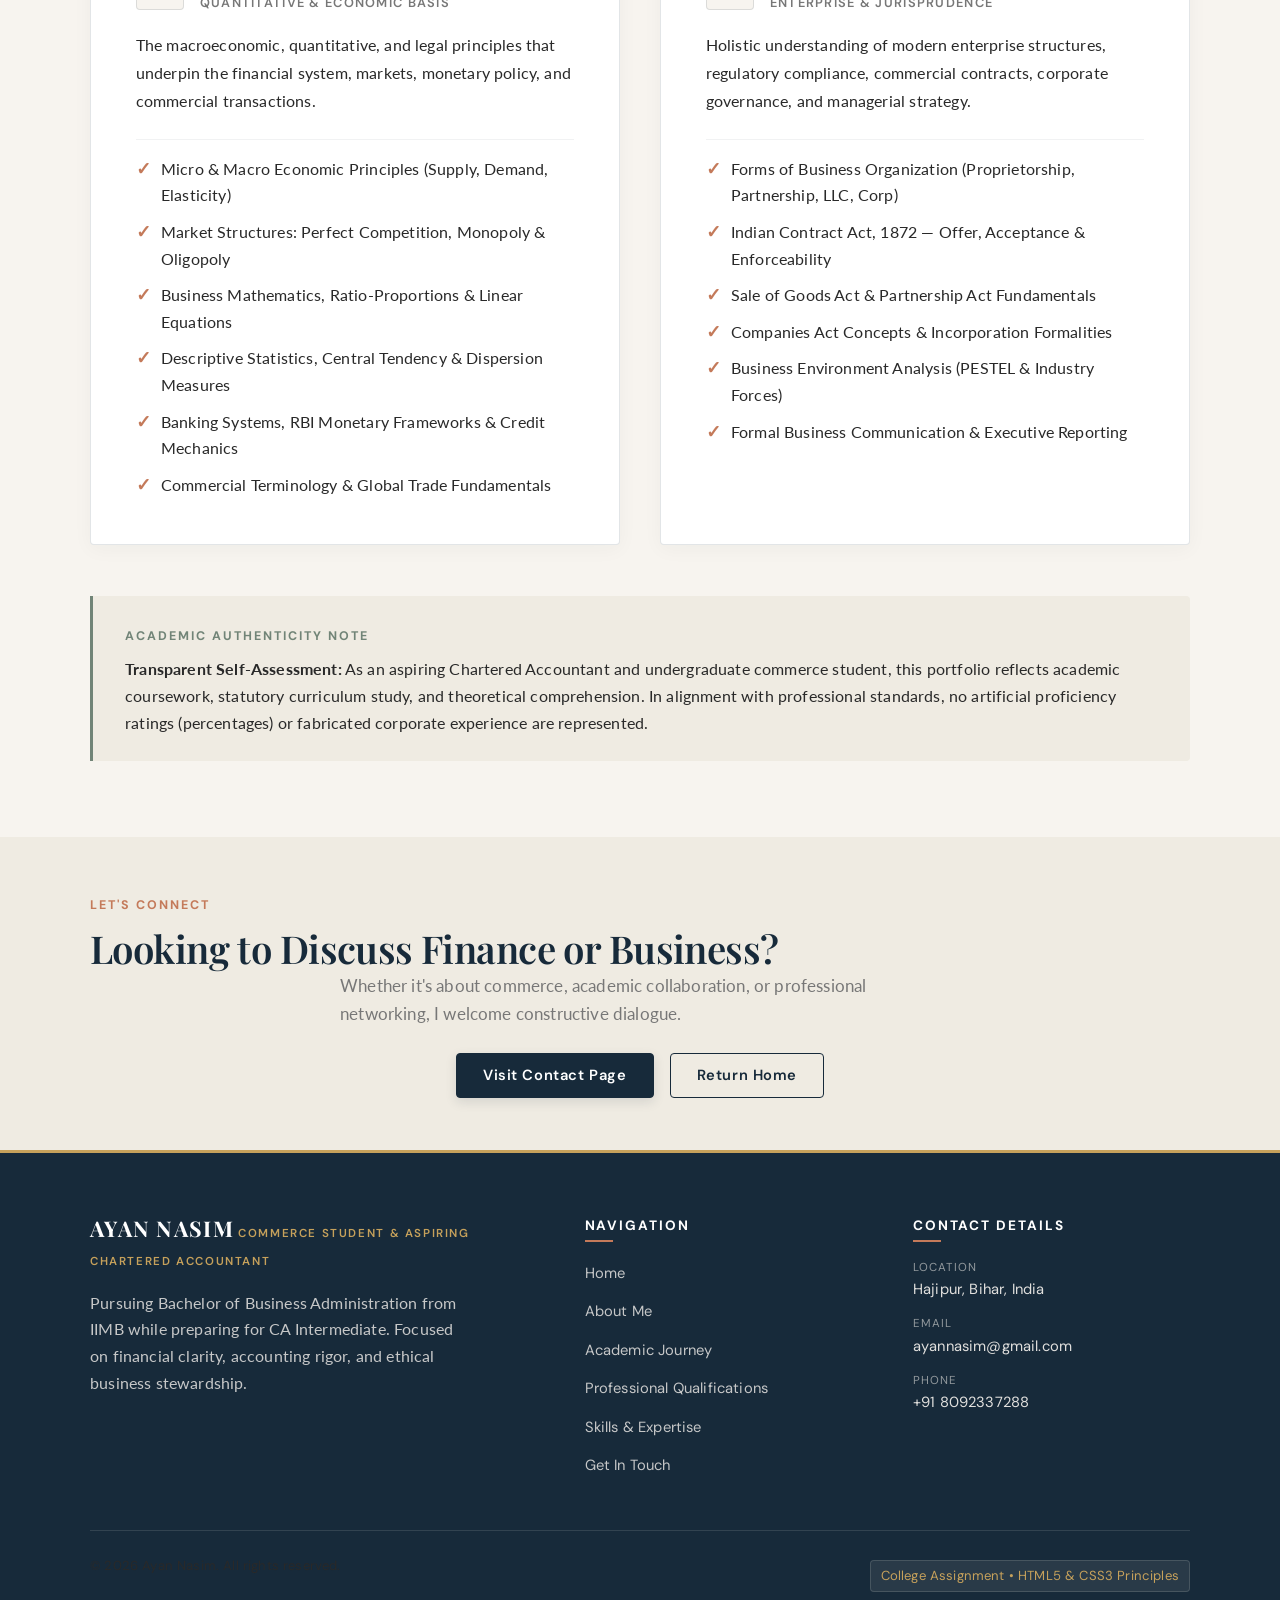
<file: skills.html>
<!DOCTYPE html>
<html lang="en">
<head>
  <meta charset="UTF-8">
  <meta name="viewport" content="width=device-width, initial-scale=1.0">
  <meta name="description" content="Core skills and academic areas of interest of Ayan Nasim — Accounting, Finance, Financial Fundamentals, and Commerce Knowledge.">
  <title>Skills & Expertise | Ayan Nasim — Areas of Interest</title>
  <link rel="stylesheet" href="style.css">
</head>
<body>
  <!-- Accessible Skip Link -->
  <a href="#main-content" class="skip-link">Skip to main content</a>

  <!-- Top Academic Context Ribbon -->
  <div class="top-notice-bar">
    <div class="container top-notice-content">
      <span>Academic Portfolio &bull; HTML5 &amp; CSS3 Showcase</span>
      <span>Hajipur, Bihar, India &bull; IIMB &amp; ICAI</span>
    </div>
  </div>

  <!-- Main Sticky Header & Navigation -->
  <header class="site-header">
    <div class="container nav-container">
      <a href="index.html" class="brand" aria-label="Ayan Nasim - Homepage">
        <span class="brand-name">Ayan Nasim</span>
        <span class="brand-tagline">Finance &bull; Commerce &bull; Accounting</span>
      </a>

      <!-- Pure CSS Responsive Navigation -->
      <input type="checkbox" id="nav-toggle" class="nav-toggle" aria-label="Toggle navigation menu">
      <label for="nav-toggle" class="nav-toggle-label" aria-hidden="true">
        <span></span>
      </label>

      <nav class="nav-menu" aria-label="Primary navigation">
        <a href="index.html" class="nav-link">Home</a>
        <a href="about.html" class="nav-link">About</a>
        <a href="education.html" class="nav-link">Education</a>
        <a href="qualifications.html" class="nav-link">Qualifications</a>
        <a href="skills.html" class="nav-link active" aria-current="page">Skills</a>
        <a href="contact.html" class="nav-link">Contact</a>
      </nav>
    </div>
  </header>

  <main id="main-content">
    <!-- Page Hero Header -->
    <section class="page-header" aria-label="Page Introduction">
      <div class="container">
        <nav class="breadcrumb" aria-label="Breadcrumb">
          <a href="index.html">Home</a>
          <span class="breadcrumb-separator">/</span>
          <span aria-current="page">Skills</span>
        </nav>
        <span class="kicker terracotta">Academic Competencies</span>
        <h1>Skills &amp; Areas of Interest</h1>
        <p class="lead">
          A structured breakdown of my core academic knowledge domains, analytical capabilities, and theoretical frameworks developed through formal commerce education and CA preparation.
        </p>
      </div>
    </section>

    <!-- Skills Matrix Grid Section -->
    <section class="section" aria-label="Core Competencies Grid">
      <div class="container">
        <div class="section-header text-center">
          <span class="kicker sage">Domain Knowledge</span>
          <h2>Four Pillars of Financial &amp; Business Acumen</h2>
          <hr class="divider-accent">
          <p>
            Grounded in rigorous academic curriculum, conceptual clarity, and statutory standards rather than superficial metrics.
          </p>
        </div>

        <div class="skills-grid">
          <!-- Domain 1: Accounting -->
          <article class="skill-domain-card">
            <div class="domain-header">
              <div class="domain-symbol" aria-hidden="true">&#9878;</div>
              <div class="domain-info">
                <h3>Accounting</h3>
                <span class="domain-scope">Financial Reporting &amp; Standards</span>
              </div>
            </div>

            <p class="domain-desc">
              Thorough conceptual grounding in double-entry bookkeeping, the accounting cycle, statutory reporting standards, and the systematic recording of commercial transactions.
            </p>

            <div class="skill-checklist">
              <div class="skill-check-item">
                <span class="skill-bullet">&#10003;</span>
                <span>Double-Entry Bookkeeping &amp; General Ledger Reconciliation</span>
              </div>
              <div class="skill-check-item">
                <span class="skill-bullet">&#10003;</span>
                <span>Preparation of Balance Sheets &amp; Profit &amp; Loss Statements</span>
              </div>
              <div class="skill-check-item">
                <span class="skill-bullet">&#10003;</span>
                <span>Adjusting Entries, Accruals, Prepayments &amp; Trial Balance</span>
              </div>
              <div class="skill-check-item">
                <span class="skill-bullet">&#10003;</span>
                <span>Bank Reconciliation Statements (BRS) &amp; Rectification of Errors</span>
              </div>
              <div class="skill-check-item">
                <span class="skill-bullet">&#10003;</span>
                <span>Depreciation Accounting &amp; Inventory Valuation Concepts</span>
              </div>
              <div class="skill-check-item">
                <span class="skill-bullet">&#10003;</span>
                <span>Conceptual Familiarity with Accounting Standards (AS &amp; Ind AS)</span>
              </div>
            </div>
          </article>

          <!-- Domain 2: Finance -->
          <article class="skill-domain-card">
            <div class="domain-header">
              <div class="domain-symbol" aria-hidden="true">&#9670;</div>
              <div class="domain-info">
                <h3>Finance</h3>
                <span class="domain-scope">Capital Dynamics &amp; Valuation</span>
              </div>
            </div>

            <p class="domain-desc">
              Understanding the economic mechanisms governing capital allocation, liquidity evaluation, cost of capital, and financial risk-return trade-offs.
            </p>

            <div class="skill-checklist">
              <div class="skill-check-item">
                <span class="skill-bullet">&#10003;</span>
                <span>Time Value of Money (TVM), Discounting &amp; Compounding</span>
              </div>
              <div class="skill-check-item">
                <span class="skill-bullet">&#10003;</span>
                <span>Financial Ratio Analysis (Liquidity, Solvency &amp; Profitability)</span>
              </div>
              <div class="skill-check-item">
                <span class="skill-bullet">&#10003;</span>
                <span>Working Capital Evaluation &amp; Operating Cycle Concepts</span>
              </div>
              <div class="skill-check-item">
                <span class="skill-bullet">&#10003;</span>
                <span>Cash Flow Analysis &amp; Inflow/Outflow Categorization</span>
              </div>
              <div class="skill-check-item">
                <span class="skill-bullet">&#10003;</span>
                <span>Capital Budgeting Concepts &amp; Investment Assessment</span>
              </div>
              <div class="skill-check-item">
                <span class="skill-bullet">&#10003;</span>
                <span>Understanding Capital Structure (Debt vs. Equity Dynamics)</span>
              </div>
            </div>
          </article>

          <!-- Domain 3: Financial Fundamentals -->
          <article class="skill-domain-card">
            <div class="domain-header">
              <div class="domain-symbol" aria-hidden="true">&#8721;</div>
              <div class="domain-info">
                <h3>Financial Fundamentals</h3>
                <span class="domain-scope">Quantitative &amp; Economic Basis</span>
              </div>
            </div>

            <p class="domain-desc">
              The macroeconomic, quantitative, and legal principles that underpin the financial system, markets, monetary policy, and commercial transactions.
            </p>

            <div class="skill-checklist">
              <div class="skill-check-item">
                <span class="skill-bullet">&#10003;</span>
                <span>Micro &amp; Macro Economic Principles (Supply, Demand, Elasticity)</span>
              </div>
              <div class="skill-check-item">
                <span class="skill-bullet">&#10003;</span>
                <span>Market Structures: Perfect Competition, Monopoly &amp; Oligopoly</span>
              </div>
              <div class="skill-check-item">
                <span class="skill-bullet">&#10003;</span>
                <span>Business Mathematics, Ratio-Proportions &amp; Linear Equations</span>
              </div>
              <div class="skill-check-item">
                <span class="skill-bullet">&#10003;</span>
                <span>Descriptive Statistics, Central Tendency &amp; Dispersion Measures</span>
              </div>
              <div class="skill-check-item">
                <span class="skill-bullet">&#10003;</span>
                <span>Banking Systems, RBI Monetary Frameworks &amp; Credit Mechanics</span>
              </div>
              <div class="skill-check-item">
                <span class="skill-bullet">&#10003;</span>
                <span>Commercial Terminology &amp; Global Trade Fundamentals</span>
              </div>
            </div>
          </article>

          <!-- Domain 4: Commerce and Business Knowledge -->
          <article class="skill-domain-card">
            <div class="domain-header">
              <div class="domain-symbol" aria-hidden="true">&#9776;</div>
              <div class="domain-info">
                <h3>Commerce &amp; Business Knowledge</h3>
                <span class="domain-scope">Enterprise &amp; Jurisprudence</span>
              </div>
            </div>

            <p class="domain-desc">
              Holistic understanding of modern enterprise structures, regulatory compliance, commercial contracts, corporate governance, and managerial strategy.
            </p>

            <div class="skill-checklist">
              <div class="skill-check-item">
                <span class="skill-bullet">&#10003;</span>
                <span>Forms of Business Organization (Proprietorship, Partnership, LLC, Corp)</span>
              </div>
              <div class="skill-check-item">
                <span class="skill-bullet">&#10003;</span>
                <span>Indian Contract Act, 1872 — Offer, Acceptance &amp; Enforceability</span>
              </div>
              <div class="skill-check-item">
                <span class="skill-bullet">&#10003;</span>
                <span>Sale of Goods Act &amp; Partnership Act Fundamentals</span>
              </div>
              <div class="skill-check-item">
                <span class="skill-bullet">&#10003;</span>
                <span>Companies Act Concepts &amp; Incorporation Formalities</span>
              </div>
              <div class="skill-check-item">
                <span class="skill-bullet">&#10003;</span>
                <span>Business Environment Analysis (PESTEL &amp; Industry Forces)</span>
              </div>
              <div class="skill-check-item">
                <span class="skill-bullet">&#10003;</span>
                <span>Formal Business Communication &amp; Executive Reporting</span>
              </div>
            </div>
          </article>
        </div>

        <!-- Academic Integrity Note -->
        <div class="competency-note-box">
          <span class="kicker sage">Academic Authenticity Note</span>
          <p>
            <strong>Transparent Self-Assessment:</strong> As an aspiring Chartered Accountant and undergraduate commerce student, this portfolio reflects academic coursework, statutory curriculum study, and theoretical comprehension. In alignment with professional standards, no artificial proficiency ratings (percentages) or fabricated corporate experience are represented.
          </p>
        </div>
      </div>
    </section>

    <!-- Bottom Connect Callout -->
    <section class="section-sm bg-warm" aria-label="Contact Callout">
      <div class="container text-center">
        <span class="kicker terracotta">Let's Connect</span>
        <h2>Looking to Discuss Finance or Business?</h2>
        <p class="text-secondary" style="max-width: 600px; margin: 0 auto 1.5rem auto;">
          Whether it's about commerce, academic collaboration, or professional networking, I welcome constructive dialogue.
        </p>
        <div class="btn-group" style="justify-content: center;">
          <a href="contact.html" class="btn btn-primary">Visit Contact Page</a>
          <a href="index.html" class="btn btn-secondary">Return Home</a>
        </div>
      </div>
    </section>
  </main>

  <!-- Global Footer -->
  <footer class="site-footer">
    <div class="container">
      <div class="footer-grid">
        <div class="footer-brand">
          <span class="brand-name">Ayan Nasim</span>
          <span class="brand-tagline">Commerce Student &amp; Aspiring Chartered Accountant</span>
          <p class="footer-bio">
            Pursuing Bachelor of Business Administration from IIMB while preparing for CA Intermediate. Focused on financial clarity, accounting rigor, and ethical business stewardship.
          </p>
        </div>

        <div class="footer-col">
          <h4>Navigation</h4>
          <ul class="footer-links">
            <li><a href="index.html">Home</a></li>
            <li><a href="about.html">About Me</a></li>
            <li><a href="education.html">Academic Journey</a></li>
            <li><a href="qualifications.html">Professional Qualifications</a></li>
            <li><a href="skills.html">Skills &amp; Expertise</a></li>
            <li><a href="contact.html">Get In Touch</a></li>
          </ul>
        </div>

        <div class="footer-col">
          <h4>Contact Details</h4>
          <div class="footer-contact-snippet">
            <div class="footer-contact-item">
              <span>Location</span>
              <p>Hajipur, Bihar, India</p>
            </div>
            <div class="footer-contact-item">
              <span>Email</span>
              <a href="mailto:ayannasim@gmail.com">ayannasim@gmail.com</a>
            </div>
            <div class="footer-contact-item">
              <span>Phone</span>
              <a href="tel:8092337288">+91 8092337288</a>
            </div>
          </div>
        </div>
      </div>

      <div class="footer-bottom">
        <p>&copy; 2026 Ayan Nasim. All rights reserved.</p>
        <div class="footer-academic-badge">
          <span>College Assignment &bull; HTML5 &amp; CSS3 Principles</span>
        </div>
      </div>
    </div>
  </footer>
</body>
</html>
</file>
<file: style.css>
/* ==========================================================================
   AYAN NASIM — PERSONAL PORTFOLIO WEBSITE
   Technology: Pure HTML5 & CSS3 (No JavaScript / No External Frameworks)
   Author: Ayan Nasim | Commerce Student & Aspiring Chartered Accountant
   Institutions: IIMB (BBA) | ICAI (CA Intermediate) | KV Hajipur
   Design Concept: Modern Editorial, Minimalist Corporate & Classic Elegance
   ========================================================================== */

/* --------------------------------------------------------------------------
   1. GOOGLE FONTS IMPORT
   Playfair Display (Editorial Serif for Headings)
   Lato (Clean, Highly Legible Sans-Serif for Body Text)
   DM Sans (Modern, Precise Sans-Serif for Navigation, UI Labels & Metadata)
   -------------------------------------------------------------------------- */
@import url('https://fonts.googleapis.com/css2?family=DM+Sans:ital,opsz,wght@0,9..40,400;0,9..40,500;0,9..40,600;0,9..40,700;1,9..40,400&family=Lato:ital,wght@0,300;0,400;0,700;1,400&family=Playfair+Display:ital,wght@0,500;0,600;0,700;0,800;1,400;1,600&display=swap');

/* --------------------------------------------------------------------------
   2. DESIGN SYSTEM & CSS VARIABLES
   Strictly adheres to the specified palette and typography requirements
   -------------------------------------------------------------------------- */
:root {
  /* Color Palette */
  --color-primary-navy: #172A3A;
  --color-navy-dark: #0F1C27;
  --color-navy-light: #223C52;
  --color-navy-muted: rgba(23, 42, 58, 0.75);

  --color-secondary-ivory: #F7F4EF;
  --color-ivory-light: #FCFBF9;
  --color-ivory-warm: #EFEBE2;
  --color-ivory-card: #FAF8F4;

  --color-accent-sage: #718477;
  --color-sage-light: #EBF0EC;
  --color-sage-border: rgba(113, 132, 119, 0.35);

  --color-accent-terracotta: #C47A5A;
  --color-terracotta-dark: #A86043;
  --color-terracotta-light: #F9ECE6;

  --color-accent-gold: #C6A15B;
  --color-gold-light: #F9F5EC;

  --color-text-charcoal: #292929;
  --color-text-secondary: #777777;
  --color-text-muted: #8E8E8E;
  --color-white: #FFFFFF;

  --color-border-subtle: rgba(23, 42, 58, 0.12);
  --color-border-light: rgba(23, 42, 58, 0.06);
  --color-border-dark: rgba(23, 42, 58, 0.25);

  /* Typography Stacks */
  --font-heading: 'Playfair Display', Georgia, 'Times New Roman', serif;
  --font-body: 'Lato', -apple-system, BlinkMacSystemFont, 'Segoe UI', Roboto, sans-serif;
  --font-ui: 'DM Sans', -apple-system, BlinkMacSystemFont, 'Segoe UI', sans-serif;

  /* Spacing Scale */
  --space-xxs: 0.25rem;  /* 4px */
  --space-xs:  0.5rem;   /* 8px */
  --space-sm:  0.75rem;  /* 12px */
  --space-md:  1rem;     /* 16px */
  --space-lg:  1.5rem;   /* 24px */
  --space-xl:  2rem;     /* 32px */
  --space-2xl: 3rem;     /* 48px */
  --space-3xl: 4.5rem;   /* 72px */
  --space-4xl: 6rem;     /* 96px */

  /* Structural Limits */
  --container-max-width: 1180px;
  --container-narrow: 840px;
  --radius-sm: 4px;
  --radius-md: 8px;
  --radius-lg: 12px;

  /* Shadows & Transitions */
  --shadow-subtle: 0 4px 20px rgba(23, 42, 58, 0.04);
  --shadow-card: 0 8px 30px rgba(23, 42, 58, 0.07);
  --shadow-hover: 0 14px 36px rgba(23, 42, 58, 0.12);
  --transition-fast: 0.2s ease;
  --transition-smooth: 0.3s cubic-bezier(0.25, 0.8, 0.25, 1);
}

/* --------------------------------------------------------------------------
   3. CSS RESET & GLOBAL FOUNDATIONS
   -------------------------------------------------------------------------- */
*,
*::before,
*::after {
  box-sizing: border-box;
  margin: 0;
  padding: 0;
}

html {
  font-size: 16px;
  scroll-behavior: smooth;
  -webkit-text-size-adjust: 100%;
}

body {
  background-color: var(--color-secondary-ivory);
  color: var(--color-text-charcoal);
  font-family: var(--font-body);
  font-size: 1.05rem;
  line-height: 1.7;
  letter-spacing: 0.01em;
  -webkit-font-smoothing: antialiased;
  -moz-osx-font-smoothing: grayscale;
  display: flex;
  flex-direction: column;
  min-height: 100vh;
}

main {
  flex: 1 0 auto;
}

img {
  max-width: 100%;
  height: auto;
  display: block;
}

a {
  color: var(--color-primary-navy);
  text-decoration: none;
  transition: color var(--transition-fast);
}

a:hover,
a:focus-visible {
  color: var(--color-accent-terracotta);
}

ul, ol {
  list-style: none;
}

/* Accessible Skip Link */
.skip-link {
  position: absolute;
  top: -60px;
  left: 20px;
  background: var(--color-primary-navy);
  color: var(--color-white);
  padding: 10px 18px;
  font-family: var(--font-ui);
  font-size: 0.9rem;
  font-weight: 600;
  border-radius: var(--radius-sm);
  z-index: 9999;
  transition: top var(--transition-fast);
}

.skip-link:focus {
  top: 15px;
}

/* --------------------------------------------------------------------------
   4. TYPOGRAPHY SYSTEM
   -------------------------------------------------------------------------- */
h1, h2, h3, h4, h5, h6 {
  font-family: var(--font-heading);
  color: var(--color-primary-navy);
  font-weight: 600;
  line-height: 1.25;
  letter-spacing: -0.01em;
}

h1 {
  font-size: clamp(2.3rem, 4.5vw, 3.4rem);
  font-weight: 700;
  letter-spacing: -0.02em;
}

h2 {
  font-size: clamp(1.8rem, 3.2vw, 2.4rem);
  letter-spacing: -0.015em;
}

h3 {
  font-size: clamp(1.3rem, 2.2vw, 1.65rem);
  font-weight: 600;
}

h4 {
  font-size: 1.2rem;
  font-weight: 600;
}

p {
  margin-bottom: 1.25rem;
  color: var(--color-text-charcoal);
}

p:last-child {
  margin-bottom: 0;
}

p.lead {
  font-size: 1.2rem;
  line-height: 1.75;
  color: var(--color-navy-dark);
  font-weight: 400;
}

.text-secondary {
  color: var(--color-text-secondary);
}

.text-muted {
  color: var(--color-text-muted);
}

.kicker {
  display: inline-block;
  font-family: var(--font-ui);
  font-size: 0.78rem;
  font-weight: 700;
  text-transform: uppercase;
  letter-spacing: 0.16em;
  color: var(--color-accent-terracotta);
  margin-bottom: var(--space-xs);
}

.kicker.sage {
  color: var(--color-accent-sage);
}

.kicker.gold {
  color: var(--color-accent-gold);
}

.kicker.navy {
  color: var(--color-primary-navy);
}

/* --------------------------------------------------------------------------
   5. CONTAINER & STRUCTURAL UTILITIES
   -------------------------------------------------------------------------- */
.container {
  width: 100%;
  max-width: var(--container-max-width);
  margin-left: auto;
  margin-right: auto;
  padding-left: clamp(1rem, 4vw, 2.5rem);
  padding-right: clamp(1rem, 4vw, 2.5rem);
}

.container-narrow {
  max-width: var(--container-narrow);
}

.section {
  padding-top: clamp(3.5rem, 6vw, 6rem);
  padding-bottom: clamp(3.5rem, 6vw, 6rem);
}

.section-sm {
  padding-top: clamp(2rem, 4vw, 3.5rem);
  padding-bottom: clamp(2rem, 4vw, 3.5rem);
}

.bg-ivory {
  background-color: var(--color-secondary-ivory);
}

.bg-warm {
  background-color: var(--color-ivory-warm);
}

.bg-white {
  background-color: var(--color-white);
}

.bg-navy {
  background-color: var(--color-primary-navy);
  color: var(--color-secondary-ivory);
}

.bg-navy h1,
.bg-navy h2,
.bg-navy h3,
.bg-navy h4 {
  color: var(--color-white);
}

.bg-navy p {
  color: rgba(247, 244, 239, 0.88);
}

.bg-navy .text-secondary {
  color: rgba(247, 244, 239, 0.7);
}

/* Section Header Component */
.section-header {
  margin-bottom: clamp(2.5rem, 4vw, 3.5rem);
}

.section-header.text-center {
  text-align: center;
  max-width: 680px;
  margin-left: auto;
  margin-right: auto;
}

.section-header h2 {
  margin-top: var(--space-xxs);
  margin-bottom: var(--space-sm);
}

.section-header p {
  font-size: 1.12rem;
  color: var(--color-text-secondary);
}

.divider {
  height: 1px;
  background-color: var(--color-border-subtle);
  border: none;
  margin: var(--space-2xl) 0;
}

.divider-accent {
  width: 50px;
  height: 2px;
  background-color: var(--color-accent-terracotta);
  border: none;
  margin: var(--space-sm) 0 var(--space-lg) 0;
}

.text-center .divider-accent {
  margin-left: auto;
  margin-right: auto;
}

/* --------------------------------------------------------------------------
   6. NAVIGATION BAR (STICKY PURE CSS)
   -------------------------------------------------------------------------- */
.top-notice-bar {
  background-color: var(--color-navy-dark);
  color: rgba(247, 244, 239, 0.78);
  font-family: var(--font-ui);
  font-size: 0.78rem;
  letter-spacing: 0.08em;
  text-transform: uppercase;
  padding: 6px 0;
  border-bottom: 1px solid rgba(198, 161, 91, 0.25);
}

.top-notice-content {
  display: flex;
  justify-content: space-between;
  align-items: center;
}

.site-header {
  position: sticky;
  top: 0;
  z-index: 1000;
  background-color: rgba(247, 244, 239, 0.96);
  backdrop-filter: blur(10px);
  -webkit-backdrop-filter: blur(10px);
  border-bottom: 1px solid var(--color-border-subtle);
  box-shadow: 0 2px 12px rgba(23, 42, 58, 0.03);
  transition: background-color var(--transition-fast);
}

.nav-container {
  display: flex;
  justify-content: space-between;
  align-items: center;
  height: 80px;
}

/* Brand Wordmark */
.brand {
  display: flex;
  flex-direction: column;
  text-decoration: none;
}

.brand-name {
  font-family: var(--font-heading);
  font-size: 1.4rem;
  font-weight: 700;
  letter-spacing: 0.06em;
  color: var(--color-primary-navy);
  line-height: 1.1;
  text-transform: uppercase;
  transition: color var(--transition-fast);
}

.brand-tagline {
  font-family: var(--font-ui);
  font-size: 0.72rem;
  letter-spacing: 0.14em;
  text-transform: uppercase;
  color: var(--color-accent-terracotta);
  font-weight: 600;
  margin-top: 2px;
}

.brand:hover .brand-name {
  color: var(--color-navy-light);
}

/* Nav Menu & Items */
.nav-menu {
  display: flex;
  align-items: center;
  gap: clamp(1rem, 2vw, 2.2rem);
}

.nav-link {
  font-family: var(--font-ui);
  font-size: 0.92rem;
  font-weight: 500;
  color: var(--color-primary-navy);
  letter-spacing: 0.03em;
  padding: 8px 4px;
  position: relative;
  transition: color var(--transition-fast);
}

.nav-link::after {
  content: '';
  position: absolute;
  bottom: 0;
  left: 0;
  width: 0%;
  height: 2px;
  background-color: var(--color-accent-terracotta);
  transition: width var(--transition-smooth);
}

.nav-link:hover {
  color: var(--color-accent-terracotta);
}

.nav-link:hover::after {
  width: 100%;
}

.nav-link.active {
  color: var(--color-primary-navy);
  font-weight: 700;
}

.nav-link.active::after {
  width: 100%;
  background-color: var(--color-primary-navy);
}

/* Pure CSS Mobile Navigation Toggle (Checkbox Hack) */
.nav-toggle {
  display: none;
}

.nav-toggle-label {
  display: none;
  cursor: pointer;
  padding: 10px;
  user-select: none;
}

.nav-toggle-label span,
.nav-toggle-label span::before,
.nav-toggle-label span::after {
  display: block;
  background-color: var(--color-primary-navy);
  height: 2px;
  width: 24px;
  position: relative;
  transition: all var(--transition-smooth);
}

.nav-toggle-label span::before,
.nav-toggle-label span::after {
  content: '';
  position: absolute;
}

.nav-toggle-label span::before {
  top: -7px;
}

.nav-toggle-label span::after {
  bottom: -7px;
}

/* --------------------------------------------------------------------------
   7. BUTTONS & UI CONTROLS
   -------------------------------------------------------------------------- */
.btn-group {
  display: flex;
  flex-wrap: wrap;
  gap: var(--space-md);
  align-items: center;
}

.btn {
  display: inline-flex;
  align-items: center;
  justify-content: center;
  font-family: var(--font-ui);
  font-size: 0.92rem;
  font-weight: 600;
  letter-spacing: 0.04em;
  padding: 13px 26px;
  border-radius: var(--radius-sm);
  border: 1px solid transparent;
  cursor: pointer;
  text-decoration: none;
  transition: all var(--transition-smooth);
  line-height: 1.2;
  white-space: nowrap;
}

.btn-primary {
  background-color: var(--color-primary-navy);
  color: var(--color-white);
  border-color: var(--color-primary-navy);
  box-shadow: 0 4px 12px rgba(23, 42, 58, 0.12);
}

.btn-primary:hover,
.btn-primary:focus-visible {
  background-color: var(--color-navy-dark);
  color: var(--color-white);
  border-color: var(--color-navy-dark);
  transform: translateY(-2px);
  box-shadow: 0 6px 18px rgba(23, 42, 58, 0.2);
}

.btn-secondary {
  background-color: transparent;
  color: var(--color-primary-navy);
  border-color: var(--color-primary-navy);
}

.btn-secondary:hover,
.btn-secondary:focus-visible {
  background-color: var(--color-primary-navy);
  color: var(--color-white);
  transform: translateY(-2px);
  box-shadow: 0 6px 16px rgba(23, 42, 58, 0.12);
}

.btn-terracotta {
  background-color: var(--color-accent-terracotta);
  color: var(--color-white);
  border-color: var(--color-accent-terracotta);
}

.btn-terracotta:hover,
.btn-terracotta:focus-visible {
  background-color: var(--color-terracotta-dark);
  color: var(--color-white);
  border-color: var(--color-terracotta-dark);
  transform: translateY(-2px);
}

.btn-text-link {
  font-family: var(--font-ui);
  font-weight: 600;
  font-size: 0.95rem;
  color: var(--color-primary-navy);
  display: inline-flex;
  align-items: center;
  gap: 6px;
  border-bottom: 1px solid var(--color-accent-terracotta);
  padding-bottom: 2px;
}

.btn-text-link:hover {
  color: var(--color-accent-terracotta);
}

/* Badges */
.badge {
  display: inline-flex;
  align-items: center;
  font-family: var(--font-ui);
  font-size: 0.75rem;
  font-weight: 600;
  letter-spacing: 0.08em;
  text-transform: uppercase;
  padding: 5px 12px;
  border-radius: var(--radius-sm);
  line-height: 1;
}

.badge-navy {
  background-color: rgba(23, 42, 58, 0.08);
  color: var(--color-primary-navy);
  border: 1px solid rgba(23, 42, 58, 0.15);
}

.badge-sage {
  background-color: var(--color-sage-light);
  color: var(--color-accent-sage);
  border: 1px solid var(--color-sage-border);
}

.badge-terracotta {
  background-color: var(--color-terracotta-light);
  color: var(--color-terracotta-dark);
  border: 1px solid rgba(196, 122, 90, 0.25);
}

.badge-gold {
  background-color: var(--color-gold-light);
  color: #9A7B39;
  border: 1px solid rgba(198, 161, 91, 0.35);
}

/* --------------------------------------------------------------------------
   8. PAGE HERO HEADERS (INNER PAGES)
   -------------------------------------------------------------------------- */
.page-header {
  background-color: var(--color-secondary-ivory);
  border-bottom: 1px solid var(--color-border-subtle);
  padding: clamp(3.5rem, 6vw, 5rem) 0 clamp(2.5rem, 4vw, 3.5rem) 0;
  position: relative;
}

.page-header-content {
  max-width: 820px;
}

.page-header h1 {
  margin-top: var(--space-xs);
  margin-bottom: var(--space-md);
}

.page-header .lead {
  color: var(--color-navy-muted);
}

.breadcrumb {
  display: flex;
  align-items: center;
  gap: 8px;
  font-family: var(--font-ui);
  font-size: 0.8rem;
  color: var(--color-text-secondary);
  margin-bottom: var(--space-sm);
}

.breadcrumb a {
  color: var(--color-text-secondary);
}

.breadcrumb a:hover {
  color: var(--color-accent-terracotta);
}

.breadcrumb-separator {
  color: var(--color-border-dark);
}

/* --------------------------------------------------------------------------
   9. HOME PAGE: HERO SECTION
   -------------------------------------------------------------------------- */
.hero-section {
  padding-top: clamp(3rem, 6vw, 5rem);
  padding-bottom: clamp(3rem, 6vw, 5rem);
  border-bottom: 1px solid var(--color-border-subtle);
}

.hero-grid {
  display: grid;
  grid-template-columns: 1.15fr 0.85fr;
  gap: clamp(2.5rem, 5vw, 4.5rem);
  align-items: center;
}

.hero-content {
  display: flex;
  flex-direction: column;
}

.hero-kicker-group {
  display: flex;
  align-items: center;
  gap: var(--space-sm);
  margin-bottom: var(--space-md);
}

.hero-title {
  margin-bottom: var(--space-md);
  color: var(--color-primary-navy);
}

.hero-identity {
  margin-bottom: var(--space-sm);
}

.hero-greeting {
  font-family: var(--font-heading);
  font-size: 1.45rem;
  font-weight: 600;
  color: var(--color-primary-navy);
  margin-bottom: 2px;
}

.hero-tagline {
  font-family: var(--font-ui);
  font-size: 1rem;
  font-weight: 600;
  color: var(--color-accent-terracotta);
  letter-spacing: 0.02em;
}

.hero-description {
  font-size: 1.12rem;
  line-height: 1.75;
  color: var(--color-text-charcoal);
  margin-bottom: var(--space-xl);
  max-width: 620px;
}

/* Hero Profile Image Showcase */
.hero-visual {
  display: flex;
  justify-content: center;
  position: relative;
}

.hero-image-frame {
  position: relative;
  max-width: 360px;
  width: 100%;
}

/* Subtle decorative offset border to reflect human-designed editorial craft */
.hero-image-frame::before {
  content: '';
  position: absolute;
  top: 14px;
  left: 14px;
  right: -14px;
  bottom: -14px;
  border: 1px solid var(--color-accent-sage);
  background-color: var(--color-ivory-warm);
  border-radius: var(--radius-sm);
  z-index: 1;
}

.hero-image-inner {
  position: relative;
  z-index: 2;
  background-color: var(--color-white);
  padding: 12px;
  border: 1px solid var(--color-border-subtle);
  border-radius: var(--radius-sm);
  box-shadow: var(--shadow-card);
}

.hero-profile-img {
  width: 100%;
  height: auto;
  aspect-ratio: 166 / 246;
  object-fit: cover;
  display: block;
  border-radius: 2px;
}

.hero-image-caption {
  margin-top: 10px;
  padding: 8px 6px 2px 6px;
  border-top: 1px solid var(--color-border-light);
  display: flex;
  justify-content: space-between;
  align-items: center;
}

.caption-name {
  font-family: var(--font-ui);
  font-size: 0.82rem;
  font-weight: 700;
  color: var(--color-primary-navy);
  letter-spacing: 0.04em;
}

.caption-sub {
  font-family: var(--font-ui);
  font-size: 0.75rem;
  color: var(--color-text-secondary);
}

/* --------------------------------------------------------------------------
   10. HOME PAGE: STATISTICS SECTION
   -------------------------------------------------------------------------- */
.stats-section {
  background-color: var(--color-white);
  border-bottom: 1px solid var(--color-border-subtle);
  padding: clamp(2.5rem, 4vw, 3.5rem) 0;
}

.stats-grid {
  display: grid;
  grid-template-columns: repeat(4, 1fr);
  gap: var(--space-lg);
}

.stat-item {
  padding: var(--space-md) var(--space-lg);
  border-left: 2px solid var(--color-accent-terracotta);
  transition: transform var(--transition-fast);
}

.stat-item:hover {
  transform: translateY(-2px);
}

.stat-item:nth-child(2) {
  border-left-color: var(--color-accent-sage);
}

.stat-item:nth-child(3) {
  border-left-color: var(--color-primary-navy);
}

.stat-item:nth-child(4) {
  border-left-color: var(--color-accent-gold);
}

.stat-value {
  font-family: var(--font-heading);
  font-size: clamp(2rem, 3.2vw, 2.75rem);
  font-weight: 700;
  color: var(--color-primary-navy);
  line-height: 1.1;
  margin-bottom: 4px;
}

.stat-label {
  font-family: var(--font-ui);
  font-size: 0.85rem;
  font-weight: 600;
  text-transform: uppercase;
  letter-spacing: 0.1em;
  color: var(--color-text-secondary);
}

.stat-sub {
  font-family: var(--font-body);
  font-size: 0.88rem;
  color: var(--color-text-muted);
  margin-top: 2px;
}

/* --------------------------------------------------------------------------
   11. HOME PAGE: "A JOURNEY OF LEARNING & GROWTH"
   -------------------------------------------------------------------------- */
.journey-section {
  background-color: var(--color-secondary-ivory);
}

.journey-intro {
  max-width: 760px;
  font-size: 1.15rem;
  line-height: 1.8;
  color: var(--color-navy-dark);
  margin-bottom: var(--space-2xl);
}

.journey-cards-grid {
  display: grid;
  grid-template-columns: repeat(2, 1fr);
  gap: clamp(1.5rem, 3vw, 2.2rem);
}

.journey-card {
  background-color: var(--color-white);
  border: 1px solid var(--color-border-subtle);
  border-radius: var(--radius-sm);
  padding: clamp(1.8rem, 3vw, 2.4rem);
  display: flex;
  flex-direction: column;
  justify-content: space-between;
  box-shadow: var(--shadow-subtle);
  transition: all var(--transition-smooth);
  position: relative;
}

.journey-card::before {
  content: '';
  position: absolute;
  top: 0;
  left: 0;
  width: 0;
  height: 3px;
  background-color: var(--color-accent-terracotta);
  transition: width var(--transition-smooth);
}

.journey-card:hover {
  transform: translateY(-4px);
  box-shadow: var(--shadow-hover);
  border-color: rgba(23, 42, 58, 0.2);
}

.journey-card:hover::before {
  width: 100%;
}

.journey-card-num {
  font-family: var(--font-heading);
  font-size: 1.1rem;
  font-weight: 600;
  color: var(--color-accent-gold);
  margin-bottom: var(--space-xs);
}

.journey-card h3 {
  margin-bottom: var(--space-sm);
}

.journey-card p {
  color: var(--color-text-secondary);
  font-size: 1rem;
  margin-bottom: var(--space-lg);
  flex-grow: 1;
}

/* --------------------------------------------------------------------------
   12. EDITORIAL QUOTE BANNER
   -------------------------------------------------------------------------- */
.quote-banner {
  background-color: var(--color-primary-navy);
  color: var(--color-white);
  padding: clamp(3.5rem, 5vw, 5rem) 0;
  position: relative;
  overflow: hidden;
}

.quote-banner::before {
  content: '“';
  position: absolute;
  top: -20px;
  left: 30px;
  font-family: var(--font-heading);
  font-size: 14rem;
  line-height: 1;
  color: rgba(247, 244, 239, 0.04);
  pointer-events: none;
}

.quote-content {
  max-width: 820px;
  margin: 0 auto;
  text-align: center;
  position: relative;
  z-index: 2;
}

.quote-text {
  font-family: var(--font-heading);
  font-size: clamp(1.4rem, 2.5vw, 1.9rem);
  font-weight: 500;
  line-height: 1.5;
  color: var(--color-white);
  margin-bottom: var(--space-md);
  font-style: italic;
}

.quote-author {
  font-family: var(--font-ui);
  font-size: 0.9rem;
  letter-spacing: 0.12em;
  text-transform: uppercase;
  color: var(--color-accent-gold);
  font-weight: 600;
}

/* --------------------------------------------------------------------------
   13. ABOUT PAGE COMPONENTS
   -------------------------------------------------------------------------- */
.about-grid {
  display: grid;
  grid-template-columns: 1fr 1.6fr;
  gap: clamp(2.5rem, 5vw, 4.5rem);
  align-items: start;
}

.about-profile-card {
  background-color: var(--color-white);
  border: 1px solid var(--color-border-subtle);
  border-radius: var(--radius-sm);
  padding: var(--space-xl);
  box-shadow: var(--shadow-subtle);
  position: sticky;
  top: 100px;
}

.profile-card-image {
  margin-bottom: var(--space-lg);
  border: 1px solid var(--color-border-subtle);
  background-color: var(--color-secondary-ivory);
  padding: 8px;
}

.profile-meta-list {
  display: flex;
  flex-direction: column;
  gap: var(--space-md);
  margin-top: var(--space-lg);
  border-top: 1px solid var(--color-border-subtle);
  padding-top: var(--space-lg);
}

.meta-item {
  display: flex;
  flex-direction: column;
}

.meta-label {
  font-family: var(--font-ui);
  font-size: 0.75rem;
  font-weight: 700;
  text-transform: uppercase;
  letter-spacing: 0.12em;
  color: var(--color-text-secondary);
  margin-bottom: 2px;
}

.meta-value {
  font-family: var(--font-ui);
  font-size: 1rem;
  font-weight: 600;
  color: var(--color-primary-navy);
}

.about-narrative {
  display: flex;
  flex-direction: column;
  gap: var(--space-xl);
}

.narrative-block h2 {
  margin-bottom: var(--space-md);
}

.narrative-block p {
  font-size: 1.12rem;
  line-height: 1.8;
  color: var(--color-text-charcoal);
  margin-bottom: var(--space-md);
}

/* "What Drives Me" 4-Pillar Grid */
.drives-grid {
  display: grid;
  grid-template-columns: repeat(2, 1fr);
  gap: var(--space-lg);
  margin-top: var(--space-lg);
}

.drive-card {
  background-color: var(--color-white);
  border: 1px solid var(--color-border-subtle);
  border-radius: var(--radius-sm);
  padding: var(--space-lg);
  box-shadow: var(--shadow-subtle);
  transition: all var(--transition-smooth);
}

.drive-card:hover {
  transform: translateY(-3px);
  border-color: var(--color-accent-terracotta);
  box-shadow: var(--shadow-hover);
}

.drive-icon {
  width: 44px;
  height: 44px;
  display: inline-flex;
  align-items: center;
  justify-content: center;
  border-radius: var(--radius-sm);
  background-color: var(--color-secondary-ivory);
  color: var(--color-accent-terracotta);
  font-size: 1.25rem;
  margin-bottom: var(--space-md);
  border: 1px solid var(--color-border-subtle);
}

.drive-card:nth-child(2) .drive-icon {
  color: var(--color-accent-sage);
}

.drive-card:nth-child(3) .drive-icon {
  color: var(--color-accent-gold);
}

.drive-card:nth-child(4) .drive-icon {
  color: var(--color-primary-navy);
}

.drive-card h3 {
  font-size: 1.25rem;
  margin-bottom: var(--space-xs);
}

.drive-card p {
  font-size: 0.96rem;
  color: var(--color-text-secondary);
  line-height: 1.6;
}

/* --------------------------------------------------------------------------
   14. EDUCATION PAGE: VERTICAL TIMELINE
   -------------------------------------------------------------------------- */
.timeline-wrapper {
  position: relative;
  max-width: 900px;
  margin: 0 auto;
}

/* Central vertical spine */
.timeline-wrapper::before {
  content: '';
  position: absolute;
  top: 10px;
  bottom: 10px;
  left: 35px;
  width: 2px;
  background-color: var(--color-border-subtle);
}

.timeline-item {
  position: relative;
  padding-left: 90px;
  margin-bottom: clamp(2.5rem, 4vw, 4rem);
}

.timeline-item:last-child {
  margin-bottom: 0;
}

/* Visual Node Marker */
.timeline-marker {
  position: absolute;
  top: 0;
  left: 20px;
  width: 32px;
  height: 32px;
  border-radius: 50%;
  background-color: var(--color-white);
  border: 3px solid var(--color-accent-terracotta);
  box-shadow: 0 0 0 4px var(--color-secondary-ivory);
  display: flex;
  align-items: center;
  justify-content: center;
  z-index: 2;
  transition: transform var(--transition-fast);
}

.timeline-item:nth-child(2) .timeline-marker {
  border-color: var(--color-primary-navy);
}

.timeline-item:hover .timeline-marker {
  transform: scale(1.15);
}

.timeline-card {
  background-color: var(--color-white);
  border: 1px solid var(--color-border-subtle);
  border-radius: var(--radius-sm);
  padding: clamp(1.8rem, 3.5vw, 2.5rem);
  box-shadow: var(--shadow-subtle);
  transition: all var(--transition-smooth);
}

.timeline-card:hover {
  box-shadow: var(--shadow-hover);
  border-color: rgba(23, 42, 58, 0.2);
}

.timeline-header {
  display: flex;
  justify-content: space-between;
  align-items: flex-start;
  flex-wrap: wrap;
  gap: var(--space-sm);
  margin-bottom: var(--space-sm);
}

.timeline-index {
  font-family: var(--font-ui);
  font-size: 0.78rem;
  font-weight: 700;
  letter-spacing: 0.14em;
  text-transform: uppercase;
  color: var(--color-accent-terracotta);
}

.timeline-date-pill {
  font-family: var(--font-ui);
  font-size: 0.8rem;
  font-weight: 600;
  padding: 4px 12px;
  border-radius: var(--radius-sm);
  background-color: var(--color-secondary-ivory);
  color: var(--color-primary-navy);
  border: 1px solid var(--color-border-subtle);
}

.timeline-institution {
  font-family: var(--font-ui);
  font-size: 1.1rem;
  font-weight: 600;
  color: var(--color-accent-sage);
  margin-bottom: var(--space-md);
}

.timeline-details {
  font-size: 1.05rem;
  line-height: 1.75;
  color: var(--color-text-charcoal);
  margin-bottom: var(--space-md);
}

.timeline-highlights {
  border-top: 1px solid var(--color-border-light);
  padding-top: var(--space-md);
  margin-top: var(--space-md);
}

.timeline-highlights h4 {
  font-family: var(--font-ui);
  font-size: 0.85rem;
  font-weight: 700;
  letter-spacing: 0.1em;
  text-transform: uppercase;
  color: var(--color-text-secondary);
  margin-bottom: var(--space-xs);
}

.highlight-tags {
  display: flex;
  flex-wrap: wrap;
  gap: 8px;
}

.tag {
  font-family: var(--font-ui);
  font-size: 0.82rem;
  font-weight: 500;
  padding: 4px 10px;
  background-color: var(--color-ivory-warm);
  color: var(--color-primary-navy);
  border-radius: var(--radius-sm);
  border: 1px solid var(--color-border-light);
}

/* --------------------------------------------------------------------------
   15. QUALIFICATIONS PAGE COMPONENTS
   -------------------------------------------------------------------------- */
.qualifications-grid {
  display: grid;
  grid-template-columns: repeat(2, 1fr);
  gap: clamp(1.8rem, 3.5vw, 2.5rem);
}

.qualification-card {
  background-color: var(--color-white);
  border: 1px solid var(--color-border-subtle);
  border-radius: var(--radius-sm);
  padding: clamp(2rem, 3.5vw, 2.8rem);
  box-shadow: var(--shadow-subtle);
  display: flex;
  flex-direction: column;
  position: relative;
  transition: all var(--transition-smooth);
}

.qualification-card:hover {
  transform: translateY(-4px);
  box-shadow: var(--shadow-hover);
  border-color: rgba(23, 42, 58, 0.22);
}

.qual-status-ribbon {
  display: inline-flex;
  align-items: center;
  gap: 6px;
  font-family: var(--font-ui);
  font-size: 0.78rem;
  font-weight: 700;
  letter-spacing: 0.1em;
  text-transform: uppercase;
  margin-bottom: var(--space-md);
}

.qual-status-dot {
  width: 8px;
  height: 8px;
  border-radius: 50%;
  display: inline-block;
}

.qual-qualified .qual-status-dot {
  background-color: #2E7D32;
  box-shadow: 0 0 0 3px rgba(46, 125, 50, 0.2);
}

.qual-preparing .qual-status-dot {
  background-color: var(--color-accent-terracotta);
  box-shadow: 0 0 0 3px rgba(196, 122, 90, 0.2);
}

.qualification-card h3 {
  font-size: 1.7rem;
  margin-bottom: 4px;
}

.qual-institution {
  font-family: var(--font-ui);
  font-size: 1rem;
  font-weight: 600;
  color: var(--color-accent-sage);
  margin-bottom: var(--space-lg);
}

.qual-body {
  font-size: 1.05rem;
  line-height: 1.75;
  color: var(--color-text-charcoal);
  margin-bottom: var(--space-lg);
  flex-grow: 1;
}

.qual-footer {
  border-top: 1px solid var(--color-border-light);
  padding-top: var(--space-md);
  display: flex;
  justify-content: space-between;
  align-items: center;
}

.qual-badge-label {
  font-family: var(--font-ui);
  font-size: 0.75rem;
  color: var(--color-text-secondary);
  text-transform: uppercase;
  letter-spacing: 0.08em;
}

.qual-badge-value {
  font-family: var(--font-ui);
  font-size: 0.88rem;
  font-weight: 700;
  color: var(--color-primary-navy);
}

/* ICAI Context Callout */
.icai-context-panel {
  margin-top: clamp(3rem, 5vw, 4.5rem);
  background-color: var(--color-ivory-warm);
  border: 1px solid var(--color-border-subtle);
  border-radius: var(--radius-sm);
  padding: clamp(2rem, 3.5vw, 3rem);
}

.icai-context-panel h3 {
  margin-bottom: var(--space-sm);
}

/* --------------------------------------------------------------------------
   16. SKILLS PAGE COMPONENTS
   -------------------------------------------------------------------------- */
.skills-grid {
  display: grid;
  grid-template-columns: repeat(2, 1fr);
  gap: clamp(1.8rem, 3.5vw, 2.5rem);
}

.skill-domain-card {
  background-color: var(--color-white);
  border: 1px solid var(--color-border-subtle);
  border-radius: var(--radius-sm);
  padding: clamp(2rem, 3.5vw, 2.8rem);
  box-shadow: var(--shadow-subtle);
  display: flex;
  flex-direction: column;
  transition: all var(--transition-smooth);
}

.skill-domain-card:hover {
  transform: translateY(-4px);
  box-shadow: var(--shadow-hover);
  border-color: rgba(23, 42, 58, 0.22);
}

.domain-header {
  display: flex;
  align-items: center;
  gap: var(--space-md);
  margin-bottom: var(--space-md);
}

.domain-symbol {
  width: 48px;
  height: 48px;
  display: flex;
  align-items: center;
  justify-content: center;
  border-radius: var(--radius-sm);
  background-color: var(--color-secondary-ivory);
  color: var(--color-primary-navy);
  font-family: var(--font-heading);
  font-size: 1.4rem;
  font-weight: 700;
  border: 1px solid var(--color-border-subtle);
}

.skill-domain-card:nth-child(2) .domain-symbol {
  color: var(--color-accent-terracotta);
}

.skill-domain-card:nth-child(3) .domain-symbol {
  color: var(--color-accent-sage);
}

.skill-domain-card:nth-child(4) .domain-symbol {
  color: var(--color-accent-gold);
}

.domain-info h3 {
  font-size: 1.45rem;
  margin-bottom: 2px;
}

.domain-scope {
  font-family: var(--font-ui);
  font-size: 0.8rem;
  font-weight: 600;
  text-transform: uppercase;
  letter-spacing: 0.1em;
  color: var(--color-text-secondary);
}

.domain-desc {
  font-size: 1.02rem;
  line-height: 1.7;
  color: var(--color-text-charcoal);
  margin-bottom: var(--space-lg);
}

.skill-checklist {
  display: flex;
  flex-direction: column;
  gap: 10px;
  border-top: 1px solid var(--color-border-light);
  padding-top: var(--space-md);
}

.skill-check-item {
  display: flex;
  align-items: baseline;
  gap: 10px;
  font-family: var(--font-body);
  font-size: 0.98rem;
  color: var(--color-text-charcoal);
}

.skill-bullet {
  color: var(--color-accent-terracotta);
  font-weight: bold;
  font-size: 1.1rem;
  line-height: 1;
}

/* Competency ethics note */
.competency-note-box {
  margin-top: clamp(2.5rem, 4vw, 4rem);
  background-color: var(--color-ivory-warm);
  border-left: 3px solid var(--color-accent-sage);
  padding: var(--space-lg) var(--space-xl);
  border-radius: 0 var(--radius-sm) var(--radius-sm) 0;
}

.competency-note-box p {
  margin-bottom: 0;
  font-size: 1rem;
  color: var(--color-text-charcoal);
}

/* --------------------------------------------------------------------------
   17. CONTACT PAGE COMPONENTS
   -------------------------------------------------------------------------- */
.contact-grid {
  display: grid;
  grid-template-columns: 1.1fr 0.9fr;
  gap: clamp(2.5rem, 5vw, 4.5rem);
  align-items: start;
}

.contact-welcome-box {
  background-color: var(--color-white);
  border: 1px solid var(--color-border-subtle);
  border-radius: var(--radius-sm);
  padding: clamp(2rem, 4vw, 3rem);
  box-shadow: var(--shadow-subtle);
}

.contact-welcome-box h2 {
  margin-bottom: var(--space-md);
}

.contact-statement {
  font-size: 1.25rem;
  line-height: 1.7;
  color: var(--color-navy-dark);
  font-family: var(--font-heading);
  font-style: italic;
  margin-bottom: var(--space-lg);
  padding-left: var(--space-md);
  border-left: 2px solid var(--color-accent-terracotta);
}

.contact-methods-stack {
  display: flex;
  flex-direction: column;
  gap: var(--space-md);
}

.contact-card {
  background-color: var(--color-white);
  border: 1px solid var(--color-border-subtle);
  border-radius: var(--radius-sm);
  padding: var(--space-lg);
  box-shadow: var(--shadow-subtle);
  display: flex;
  align-items: center;
  gap: var(--space-lg);
  text-decoration: none;
  transition: all var(--transition-smooth);
}

.contact-card:hover {
  transform: translateY(-3px);
  box-shadow: var(--shadow-hover);
  border-color: var(--color-accent-terracotta);
}

.contact-card-icon {
  width: 52px;
  height: 52px;
  flex-shrink: 0;
  display: flex;
  align-items: center;
  justify-content: center;
  border-radius: var(--radius-sm);
  background-color: var(--color-secondary-ivory);
  color: var(--color-primary-navy);
  font-size: 1.4rem;
  border: 1px solid var(--color-border-subtle);
  transition: all var(--transition-fast);
}

.contact-card:hover .contact-card-icon {
  background-color: var(--color-accent-terracotta);
  color: var(--color-white);
  border-color: var(--color-accent-terracotta);
}

.contact-card-content {
  display: flex;
  flex-direction: column;
}

.contact-card-label {
  font-family: var(--font-ui);
  font-size: 0.75rem;
  font-weight: 700;
  text-transform: uppercase;
  letter-spacing: 0.12em;
  color: var(--color-text-secondary);
  margin-bottom: 2px;
}

.contact-card-value {
  font-family: var(--font-ui);
  font-size: 1.15rem;
  font-weight: 700;
  color: var(--color-primary-navy);
  line-height: 1.3;
}

.contact-card-hint {
  font-family: var(--font-body);
  font-size: 0.82rem;
  color: var(--color-text-muted);
  margin-top: 2px;
}

.contact-info-panel {
  background-color: var(--color-ivory-warm);
  border: 1px solid var(--color-border-subtle);
  border-radius: var(--radius-sm);
  padding: var(--space-lg);
  margin-top: var(--space-md);
}

.contact-info-panel h4 {
  font-family: var(--font-ui);
  font-size: 0.85rem;
  font-weight: 700;
  text-transform: uppercase;
  letter-spacing: 0.1em;
  color: var(--color-primary-navy);
  margin-bottom: var(--space-xs);
}

.contact-info-panel p {
  font-size: 0.95rem;
  color: var(--color-text-secondary);
  margin-bottom: 0;
}

/* --------------------------------------------------------------------------
   18. FOOTER COMPONENT
   -------------------------------------------------------------------------- */
.site-footer {
  background-color: var(--color-primary-navy);
  color: var(--color-secondary-ivory);
  border-top: 3px solid var(--color-accent-gold);
  padding-top: clamp(3.5rem, 5vw, 5rem);
  padding-bottom: clamp(2rem, 3vw, 2.5rem);
  margin-top: auto;
}

.footer-grid {
  display: grid;
  grid-template-columns: 1.6fr 1fr 1fr;
  gap: clamp(2rem, 4vw, 3.5rem);
  margin-bottom: clamp(2.5rem, 4vw, 3.5rem);
}

.footer-brand .brand-name {
  color: var(--color-white);
  font-size: 1.35rem;
}

.footer-brand .brand-tagline {
  color: var(--color-accent-gold);
}

.footer-bio {
  margin-top: var(--space-md);
  font-size: 0.98rem;
  line-height: 1.7;
  color: rgba(247, 244, 239, 0.78);
  max-width: 380px;
}

.footer-col h4 {
  color: var(--color-white);
  font-family: var(--font-ui);
  font-size: 0.85rem;
  font-weight: 700;
  letter-spacing: 0.14em;
  text-transform: uppercase;
  margin-bottom: var(--space-md);
  position: relative;
  padding-bottom: 8px;
}

.footer-col h4::after {
  content: '';
  position: absolute;
  bottom: 0;
  left: 0;
  width: 28px;
  height: 2px;
  background-color: var(--color-accent-terracotta);
}

.footer-links {
  display: flex;
  flex-direction: column;
  gap: 10px;
}

.footer-links a {
  font-family: var(--font-ui);
  font-size: 0.92rem;
  color: rgba(247, 244, 239, 0.78);
  transition: color var(--transition-fast), padding-left var(--transition-fast);
}

.footer-links a:hover {
  color: var(--color-white);
  padding-left: 4px;
}

.footer-contact-snippet {
  display: flex;
  flex-direction: column;
  gap: 12px;
}

.footer-contact-item {
  display: flex;
  flex-direction: column;
}

.footer-contact-item span {
  font-family: var(--font-ui);
  font-size: 0.72rem;
  text-transform: uppercase;
  letter-spacing: 0.1em;
  color: rgba(247, 244, 239, 0.55);
}

.footer-contact-item a,
.footer-contact-item p {
  color: rgba(247, 244, 239, 0.9);
  font-family: var(--font-ui);
  font-size: 0.92rem;
  margin-bottom: 0;
}

.footer-bottom {
  border-top: 1px solid rgba(247, 244, 239, 0.12);
  padding-top: var(--space-lg);
  display: flex;
  justify-content: space-between;
  align-items: center;
  flex-wrap: wrap;
  gap: var(--space-md);
  font-family: var(--font-ui);
  font-size: 0.82rem;
  color: rgba(247, 244, 239, 0.65);
}

.footer-academic-badge {
  display: inline-flex;
  align-items: center;
  gap: 6px;
  padding: 4px 10px;
  background-color: rgba(247, 244, 239, 0.08);
  border: 1px solid rgba(247, 244, 239, 0.14);
  border-radius: var(--radius-sm);
  color: var(--color-accent-gold);
}

/* --------------------------------------------------------------------------
   19. RESPONSIVE DESIGN (MEDIA QUERIES)
   -------------------------------------------------------------------------- */
@media (max-width: 992px) {
  .hero-grid {
    grid-template-columns: 1fr;
    gap: var(--space-2xl);
  }

  .hero-visual {
    order: -1;
  }

  .hero-image-frame {
    max-width: 280px;
  }

  .stats-grid {
    grid-template-columns: repeat(2, 1fr);
    gap: var(--space-lg);
  }

  .about-grid {
    grid-template-columns: 1fr;
  }

  .about-profile-card {
    position: static;
    max-width: 440px;
  }

  .contact-grid {
    grid-template-columns: 1fr;
  }

  .footer-grid {
    grid-template-columns: 1fr 1fr;
  }
}

@media (max-width: 768px) {
  /* Mobile Navigation Checkbox Toggle */
  .nav-toggle-label {
    display: block;
    z-index: 1001;
  }

  .nav-menu {
    position: fixed;
    top: 80px;
    left: 0;
    right: 0;
    background-color: var(--color-secondary-ivory);
    border-bottom: 2px solid var(--color-primary-navy);
    box-shadow: 0 10px 24px rgba(23, 42, 58, 0.12);
    flex-direction: column;
    align-items: flex-start;
    padding: var(--space-xl) clamp(1rem, 4vw, 2.5rem);
    gap: var(--space-md);
    transform: translateY(-120%);
    opacity: 0;
    visibility: hidden;
    transition: transform var(--transition-smooth), opacity var(--transition-smooth), visibility var(--transition-smooth);
    z-index: 999;
  }

  .nav-menu .nav-link {
    font-size: 1.15rem;
    padding: 6px 0;
    width: 100%;
  }

  /* When checkbox is checked, slide down mobile menu */
  .nav-toggle:checked ~ .nav-menu {
    transform: translateY(0);
    opacity: 1;
    visibility: visible;
  }

  /* Hamburger transform into X when checked */
  .nav-toggle:checked ~ .nav-toggle-label span {
    background-color: transparent;
  }

  .nav-toggle:checked ~ .nav-toggle-label span::before {
    transform: rotate(45deg);
    top: 0;
  }

  .nav-toggle:checked ~ .nav-toggle-label span::after {
    transform: rotate(-45deg);
    bottom: 0;
  }

  .journey-cards-grid,
  .drives-grid,
  .qualifications-grid,
  .skills-grid {
    grid-template-columns: 1fr;
  }

  .footer-grid {
    grid-template-columns: 1fr;
  }

  .timeline-wrapper::before {
    left: 20px;
  }

  .timeline-item {
    padding-left: 60px;
  }

  .timeline-marker {
    left: 5px;
    width: 28px;
    height: 28px;
  }

  .top-notice-content {
    flex-direction: column;
    text-align: center;
    gap: 4px;
  }
}

@media (max-width: 480px) {
  .stats-grid {
    grid-template-columns: 1fr;
  }

  .btn-group {
    flex-direction: column;
    width: 100%;
  }

  .btn {
    width: 100%;
  }

  .footer-bottom {
    flex-direction: column;
    text-align: center;
  }
}
</file>
